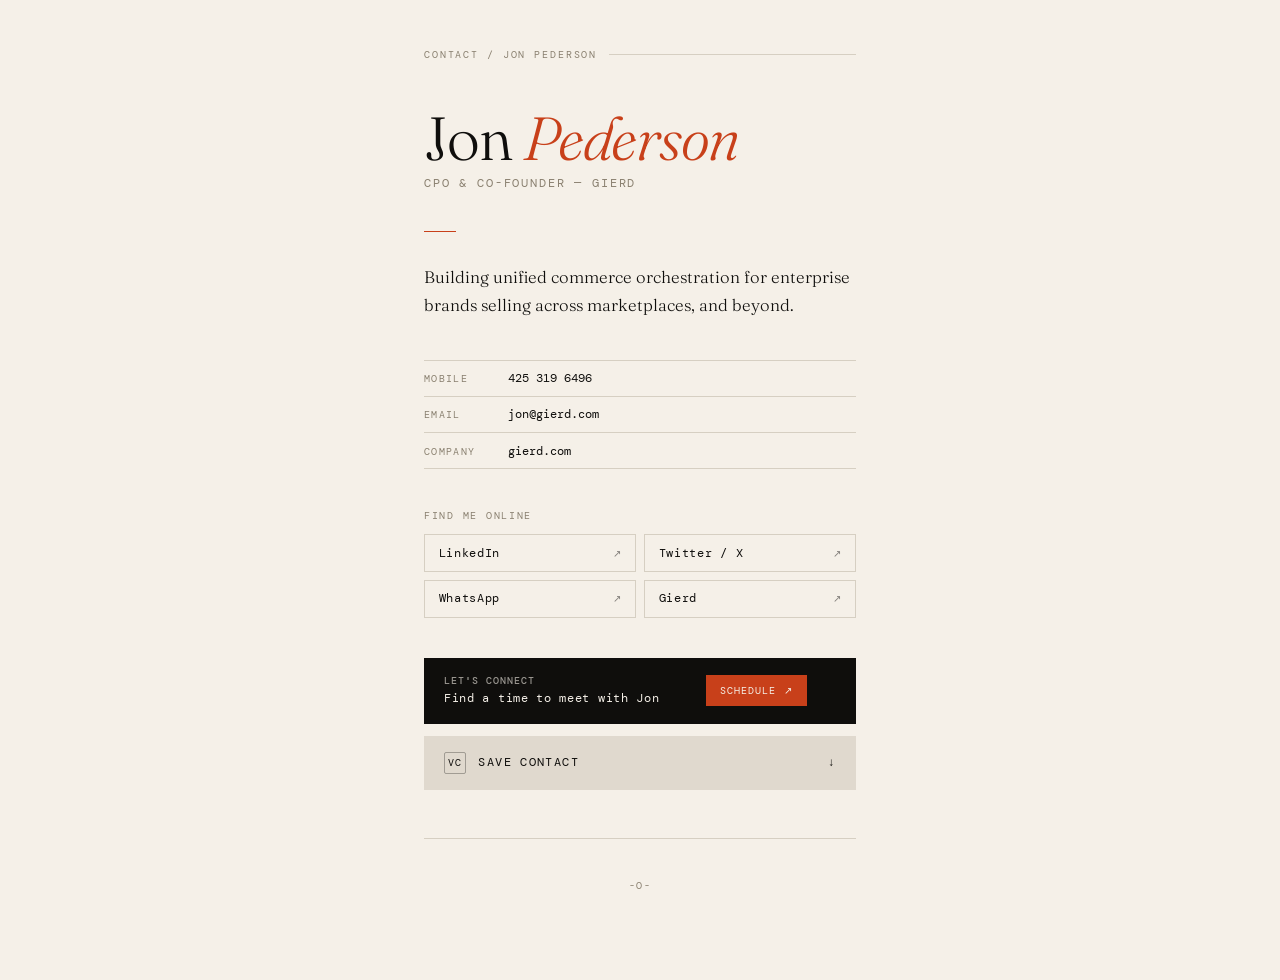
<file: index.html>
<!DOCTYPE html>
<html lang="en">
<head>
  <meta charset="UTF-8" />
  <meta name="viewport" content="width=device-width, initial-scale=1.0" />
  <title>Jon Pederson</title>
  <link rel="preconnect" href="https://fonts.googleapis.com" />
  <link rel="preconnect" href="https://fonts.gstatic.com" crossorigin />
  <link href="https://fonts.googleapis.com/css2?family=DM+Mono:ital,wght@0,300;0,400;0,500;1,300&family=Fraunces:ital,opsz,wght@0,9..144,300;0,9..144,400;1,9..144,300&display=swap" rel="stylesheet" />

  <style>
    :root {
      --ink: #0f0e0c;
      --paper: #f5f0e8;
      --accent: #c8401a;
      --muted: #8a8070;
      --rule: #d6cfc2;
      --mono: 'DM Mono', monospace;
      --serif: 'Fraunces', Georgia, serif;
    }

    *, *::before, *::after { box-sizing: border-box; margin: 0; padding: 0; }

    html, body {
      height: 100%;
      background: var(--paper);
      color: var(--ink);
      font-family: var(--mono);
      -webkit-font-smoothing: antialiased;
    }

    /* ââ OWNER INTERSTITIAL SCREEN ââ */
    #owner-screen {
      display: none;
      position: fixed;
      inset: 0;
      background: var(--ink);
      color: var(--paper);
      flex-direction: column;
      align-items: center;
      justify-content: center;
      gap: 1.5rem;
      font-family: var(--mono);
      text-transform: uppercase;
      letter-spacing: 0.1em;
    }

    #owner-screen .owner-label {
      font-size: 0.7rem;
      color: rgba(245,240,232,0.5);
      letter-spacing: 0.2em;
    }

    /* countdown ring */
    #countdown-ring {
      position: relative;
      width: 72px;
      height: 72px;
    }
    #countdown-ring svg {
      transform: rotate(-90deg);
    }
    #countdown-ring .ring-bg {
      fill: none;
      stroke: rgba(255,255,255,0.1);
      stroke-width: 3;
    }
    #countdown-ring .ring-fill {
      fill: none;
      stroke: var(--accent);
      stroke-width: 3;
      stroke-linecap: round;
      stroke-dasharray: 201;
      stroke-dashoffset: 0;
      transition: stroke-dashoffset 1s linear;
    }
    #countdown-ring .ring-num {
      position: absolute;
      inset: 0;
      display: flex;
      align-items: center;
      justify-content: center;
      font-size: 1.4rem;
      font-weight: 300;
      color: var(--paper);
    }

    #owner-screen .keep-label {
      font-size: 0.72rem;
      letter-spacing: 0.16em;
    }

    /* "show card" escape button */
    #show-card-btn {
      margin-top: 0.5rem;
      background: none;
      border: 1px solid rgba(245,240,232,0.2);
      color: rgba(245,240,232,0.55);
      font-family: var(--mono);
      font-size: 0.6rem;
      letter-spacing: 0.14em;
      text-transform: uppercase;
      padding: 0.6rem 1.25rem;
      cursor: pointer;
      transition: all 0.2s;
    }
    #show-card-btn:hover {
      border-color: rgba(245,240,232,0.5);
      color: var(--paper);
    }

    /* ââ PUBLIC CARD ââ */
    #public-card {
      display: none;
      min-height: 100vh;
      padding: 3rem 1.5rem 5rem;
      max-width: 480px;
      margin: 0 auto;
      animation: fadeUp 0.5s ease both;
    }

    @keyframes fadeUp {
      from { opacity: 0; transform: translateY(16px); }
      to   { opacity: 1; transform: translateY(0); }
    }

    .top-rule {
      display: flex;
      align-items: center;
      gap: 0.75rem;
      margin-bottom: 3rem;
      color: var(--muted);
      font-size: 0.65rem;
      letter-spacing: 0.18em;
      text-transform: uppercase;
    }
    .top-rule::after {
      content: '';
      flex: 1;
      height: 1px;
      background: var(--rule);
    }

    .name-block { margin-bottom: 2.5rem; }
    .name-block h1 {
      font-family: var(--serif);
      font-weight: 300;
      font-size: clamp(2.6rem, 8vw, 3.8rem);
      line-height: 1;
      letter-spacing: -0.02em;
      color: var(--ink);
      margin-bottom: 0.4rem;
    }
    .name-block h1 em { font-style: italic; color: var(--accent); }
    .name-block .role {
      font-size: 0.72rem;
      letter-spacing: 0.16em;
      text-transform: uppercase;
      color: var(--muted);
    }

    .divider { width: 2rem; height: 1px; background: var(--accent); margin: 2rem 0; }

    .bio {
      font-family: var(--serif);
      font-weight: 300;
      font-size: 1.05rem;
      line-height: 1.65;
      color: var(--ink);
      margin-bottom: 2.5rem;
    }

    .contact-list { list-style: none; margin-bottom: 2.5rem; }
    .contact-list li {
      display: flex;
      align-items: baseline;
      gap: 0.75rem;
      padding: 0.6rem 0;
      border-bottom: 1px solid var(--rule);
      font-size: 0.78rem;
    }
    .contact-list li:first-child { border-top: 1px solid var(--rule); }
    .contact-list .label {
      font-size: 0.6rem;
      letter-spacing: 0.14em;
      text-transform: uppercase;
      color: var(--muted);
      width: 4.5rem;
      flex-shrink: 0;
    }
    .contact-list a { color: var(--ink); text-decoration: none; transition: color 0.15s; }
    .contact-list a:hover { color: var(--accent); }

    .section-label {
      font-size: 0.6rem;
      letter-spacing: 0.18em;
      text-transform: uppercase;
      color: var(--muted);
      margin-bottom: 0.75rem;
    }

    .links-grid {
      display: grid;
      grid-template-columns: 1fr 1fr;
      gap: 0.5rem;
      margin-bottom: 2.5rem;
    }
    .link-pill {
      display: flex;
      align-items: center;
      justify-content: space-between;
      padding: 0.65rem 0.85rem;
      border: 1px solid var(--rule);
      background: transparent;
      color: var(--ink);
      text-decoration: none;
      font-size: 0.72rem;
      letter-spacing: 0.06em;
      transition: all 0.15s;
      cursor: pointer;
    }
    .link-pill:hover { border-color: var(--accent); color: var(--accent); }
    .link-pill .arrow { font-size: 0.65rem; opacity: 0.5; }

    .vcard-btn {
      display: flex;
      align-items: center;
      justify-content: space-between;
      width: 100%;
      padding: 1rem 1.25rem;
      background: #e0d9ce;
      color: var(--ink);
      border: none;
      cursor: pointer;
      font-family: var(--mono);
      font-size: 0.72rem;
      letter-spacing: 0.12em;
      text-transform: uppercase;
      text-decoration: none;
      transition: background 0.15s, color 0.15s;
      margin-bottom: 3rem;
    }
    .vcard-btn:hover { background: var(--accent); color: var(--paper); }
    .vcard-btn:hover .icon { border-color: rgba(255,255,255,0.3); }
    .vcard-btn .btn-label { display: flex; align-items: center; gap: 0.75rem; }
    .vcard-btn .icon {
      width: 1.4rem; height: 1.4rem;
      border: 1px solid rgba(15,14,12,0.3);
      border-radius: 2px;
      display: flex; align-items: center; justify-content: center;
      font-size: 0.6rem;
      transition: border-color 0.15s;
    }

    .claim-row { text-align: center; padding-top: 2rem; border-top: 1px solid var(--rule); }
    .claim-btn {
      background: none;
      border: none;
      font-family: var(--mono);
      font-size: 0.62rem;
      letter-spacing: 0.12em;
      text-transform: uppercase;
      color: var(--muted);
      cursor: pointer;
      padding: 0.5rem 1rem;
      transition: color 0.15s;
    }
    .claim-btn:hover { color: var(--ink); }

    /* ââ CLAIM MODAL ââ */
    #claim-modal {
      display: none;
      position: fixed;
      inset: 0;
      background: rgba(15,14,12,0.85);
      align-items: flex-end;
      justify-content: center;
      z-index: 100;
      animation: fadeIn 0.2s ease;
    }
    #claim-modal.open { display: flex; }
    @keyframes fadeIn { from { opacity: 0; } to { opacity: 1; } }

    .modal-sheet {
      background: var(--paper);
      width: 100%;
      max-width: 480px;
      padding: 2rem 1.5rem 3rem;
      border-top: 3px solid var(--ink);
      animation: slideUp 0.25s ease;
    }
    @keyframes slideUp {
      from { transform: translateY(2rem); opacity: 0; }
      to   { transform: translateY(0); opacity: 1; }
    }

    .modal-title {
      font-size: 0.65rem;
      letter-spacing: 0.18em;
      text-transform: uppercase;
      color: var(--muted);
      margin-bottom: 1.5rem;
    }

    .pin-input { display: flex; gap: 0.5rem; margin-bottom: 1.5rem; }
    .pin-input input {
      flex: 1;
      background: transparent;
      border: 1px solid var(--rule);
      border-bottom: 2px solid var(--ink);
      padding: 0.75rem;
      font-family: var(--mono);
      font-size: 1.2rem;
      letter-spacing: 0.3em;
      text-align: center;
      color: var(--ink);
      outline: none;
      transition: border-color 0.15s;
    }
    .pin-input input:focus { border-bottom-color: var(--accent); }
    .pin-input input.error { border-bottom-color: var(--accent); animation: shake 0.3s ease; }
    @keyframes shake {
      0%, 100% { transform: translateX(0); }
      25% { transform: translateX(-4px); }
      75% { transform: translateX(4px); }
    }

    .modal-actions { display: flex; gap: 0.5rem; }
    .btn-primary {
      flex: 1;
      padding: 0.8rem;
      background: var(--ink);
      color: var(--paper);
      border: none;
      font-family: var(--mono);
      font-size: 0.72rem;
      letter-spacing: 0.1em;
      text-transform: uppercase;
      cursor: pointer;
      transition: background 0.15s;
    }
    .btn-primary:hover { background: var(--accent); }
    .btn-cancel {
      padding: 0.8rem 1.25rem;
      background: transparent;
      border: 1px solid var(--rule);
      font-family: var(--mono);
      font-size: 0.72rem;
      letter-spacing: 0.1em;
      text-transform: uppercase;
      color: var(--muted);
      cursor: pointer;
      transition: all 0.15s;
    }
    .btn-cancel:hover { border-color: var(--ink); color: var(--ink); }

    .modal-hint {
      margin-top: 1rem;
      font-size: 0.62rem;
      color: var(--muted);
      letter-spacing: 0.06em;
    }

    /* ── SCHEDULE NUDGE ── */
    #schedule-nudge {
      display: flex;
      align-items: center;
      justify-content: space-between;
      gap: 1rem;
      padding: 1rem 1.25rem;
      background: var(--ink);
      color: var(--paper);
      margin-bottom: 0.75rem;
      position: relative;
      z-index: 1;
      max-height: 8rem;
      overflow: hidden;
      transform-origin: center top;
      transition:
        transform 0.5s cubic-bezier(0.34, 1.4, 0.64, 1),
        box-shadow 0.5s ease,
        max-height 0.35s ease,
        opacity 0.3s ease,
        margin-bottom 0.35s ease,
        padding 0.35s ease;
    }
    #schedule-nudge.popped {
      transform: scale(1.028) translateY(-3px);
      box-shadow: 0 20px 56px rgba(0,0,0,0.22), 0 4px 14px rgba(0,0,0,0.13);
      z-index: 10;
    }
    #schedule-nudge.dismissed {
      max-height: 0;
      opacity: 0;
      margin-bottom: 0;
      padding-top: 0;
      padding-bottom: 0;
      pointer-events: none;
    }
    /* Blur elements below nudge when it pops */
    #schedule-nudge.popped ~ #vcard-download,
    #schedule-nudge.popped ~ .claim-row {
      filter: blur(2.5px);
      transition: filter 0.45s ease;
    }
    #schedule-nudge:not(.popped) ~ #vcard-download,
    #schedule-nudge:not(.popped) ~ .claim-row {
      filter: blur(0);
      transition: filter 0.45s ease;
    }
    .nudge-text {
      font-size: 0.72rem;
      letter-spacing: 0.06em;
      line-height: 1.4;
    }
    .nudge-text strong {
      display: block;
      font-weight: 500;
      letter-spacing: 0.1em;
      text-transform: uppercase;
      font-size: 0.65rem;
      margin-bottom: 0.2rem;
      color: rgba(245,240,232,0.6);
    }
    .nudge-actions { display: flex; align-items: center; gap: 0.5rem; flex-shrink: 0; }
    .nudge-btn {
      padding: 0.55rem 0.9rem;
      background: var(--accent);
      color: var(--paper);
      border: none;
      font-family: var(--mono);
      font-size: 0.65rem;
      letter-spacing: 0.1em;
      text-transform: uppercase;
      text-decoration: none;
      cursor: pointer;
      white-space: nowrap;
      transition: opacity 0.15s;
    }
    .nudge-btn:hover { opacity: 0.85; }
    .nudge-dismiss {
      background: none;
      border: none;
      color: rgba(245,240,232,0.4);
      font-size: 1rem;
      cursor: pointer;
      line-height: 1;
      padding: 0.25rem;
      opacity: 0;
      pointer-events: none;
      transition: opacity 0.3s ease, color 0.15s;
    }
    #schedule-nudge.popped .nudge-dismiss {
      opacity: 1;
      pointer-events: auto;
      transition-delay: 0.5s;
    }
    .nudge-dismiss:hover { color: var(--paper); }
  </style>
</head>
<body>

  <!-- OWNER: countdown interstitial -->
  <div id="owner-screen">
    <span class="owner-label">Opening Keep</span>

    <div id="countdown-ring">
      <svg width="72" height="72" viewBox="0 0 72 72">
        <circle class="ring-bg" cx="36" cy="36" r="32" />
        <circle class="ring-fill" id="ring-arc" cx="36" cy="36" r="32" />
      </svg>
      <div class="ring-num" id="ring-num">3</div>
    </div>

    <span class="keep-label">label / tap</span>

    <button id="show-card-btn" onclick="showCardInstead()">
      Show my contact card instead
    </button>
  </div>

  <!-- PUBLIC: contact card -->
  <div id="public-card">

    <div class="top-rule">contact / jon pederson</div>

    <div class="name-block">
      <h1>Jon <em>Pederson</em></h1>
      <div class="role">CPO &amp; Co-founder &mdash; Gierd</div>
    </div>

    <div class="divider"></div>

    <p class="bio">
      Building unified commerce orchestration for enterprise brands selling across marketplaces, and beyond.
    </p>

    <ul class="contact-list">
      <li>
        <span class="label">Mobile</span>
        <a href="tel:4253196496">425 319 6496</a>
      </li>
      <li>
        <span class="label">Email</span>
        <a href="mailto:jon@gierd.com">jon@gierd.com</a>
      </li>
      <li>
        <span class="label">Company</span>
        <a href="https://gierd.com" target="_blank" rel="noopener">gierd.com</a>
      </li>
    </ul>

    <p class="section-label">Find me online</p>
    <div class="links-grid">
      <a class="link-pill" href="https://linkedin.com/in/jonpederson" target="_blank" rel="noopener">
        LinkedIn <span class="arrow">&#x2197;</span>
      </a>
      <a class="link-pill" href="https://twitter.com/jonpederson" target="_blank" rel="noopener">
        Twitter / X <span class="arrow">&#x2197;</span>
      </a>
      <a class="link-pill" href="https://wa.me/14253196496" target="_blank" rel="noopener">
        WhatsApp <span class="arrow">&#x2197;</span>
      </a>
      <a class="link-pill" href="https://gierd.com" target="_blank" rel="noopener">
        Gierd <span class="arrow">&#x2197;</span>
      </a>
    </div>

    <!-- Schedule nudge -->
    <div id="schedule-nudge">
      <div class="nudge-text">
        <strong>Let's connect</strong>
        Find a time to meet with Jon
      </div>
      <div class="nudge-actions">
        <a class="nudge-btn" href="https://calendar.app.google/i15ReDVnfKninEQF6" target="_blank" rel="noopener">
          Schedule &#x2197;
        </a>
        <button class="nudge-dismiss" onclick="dismissNudge()" aria-label="Dismiss">&#x2715;</button>
      </div>
    </div>

    <!-- vCard download -->
    <a id="vcard-download" class="vcard-btn" download="jon-pederson.vcf">
      <span class="btn-label">
        <span class="icon">vc</span>
        Save contact
      </span>
      <span>&#x2193;</span>
    </a>

    <div class="claim-row">
      <button class="claim-btn" onclick="openModal()">-o-</button>
    </div>

  </div>

  <!-- CLAIM MODAL -->
  <div id="claim-modal">
    <div class="modal-sheet">
      <p class="modal-title">Owner authentication</p>
      <div class="pin-input">
        <input type="password" id="pin-field" maxlength="12"
               placeholder="&#xB7; &#xB7; &#xB7; &#xB7; &#xB7; &#xB7;"
               onkeydown="if(event.key==='Enter') checkPin()" />
      </div>
      <div class="modal-actions">
        <button class="btn-primary" onclick="checkPin()">Unlock</button>
        <button class="btn-cancel" onclick="closeModal()">Cancel</button>
      </div>
      <p class="modal-hint">
        Sets a cookie on this device. Future taps will show a 3-second countdown before opening Keep.
      </p>
    </div>
  </div>

  <script>
    const CONFIG = {
      pin: 'keepme',
      cookieName: 'jp_owner',
      cookieDays: 365,
      redirectUrl: 'https://keep.google.com/u/0/#label/tap',
      countdownSecs: 3,
      vcardData: `BEGIN:VCARD
VERSION:3.0
N:Pederson;Jon;;;
FN:Jon Pederson
ORG:Gierd
TITLE:CPO & Co-founder
TEL;TYPE=CELL:425-319-6496
EMAIL:jon@gierd.com
URL:https://gierd.com
END:VCARD`
    };

    function setCookie(name, value, days) {
      const expires = new Date(Date.now() + days * 864e5).toUTCString();
      document.cookie = `${name}=${value}; expires=${expires}; path=/; SameSite=Lax`;
    }
    function getCookie(name) {
      return document.cookie.split('; ').reduce((acc, c) => {
        const [k, v] = c.split('=');
        return k === name ? v : acc;
      }, null);
    }

    let countdownTimer = null;
    let redirectAborted = false;
    const CIRCUMFERENCE = 2 * Math.PI * 32;

    function startCountdown() {
      const screen = document.getElementById('owner-screen');
      const arc    = document.getElementById('ring-arc');
      const num    = document.getElementById('ring-num');
      redirectAborted = false;
      screen.style.display = 'flex';
      arc.style.strokeDasharray  = CIRCUMFERENCE;
      arc.style.strokeDashoffset = 0;
      num.textContent = CONFIG.countdownSecs;
      let remaining = CONFIG.countdownSecs;
      function tick() {
        if (redirectAborted) return;
        remaining--;
        const fraction = remaining / CONFIG.countdownSecs;
        arc.style.strokeDashoffset = CIRCUMFERENCE * (1 - fraction);
        num.textContent = remaining > 0 ? remaining : '';
        if (remaining <= 0) {
          if (!redirectAborted) window.location.href = CONFIG.redirectUrl;
        } else {
          countdownTimer = setTimeout(tick, 1000);
        }
      }
      countdownTimer = setTimeout(tick, 1000);
    }

    function showCardInstead() {
      redirectAborted = true;
      clearTimeout(countdownTimer);
      document.getElementById('owner-screen').style.display = 'none';
      document.getElementById('public-card').style.display  = 'block';
    }

    window.addEventListener('DOMContentLoaded', () => {
      const blob = new Blob([CONFIG.vcardData], { type: 'text/vcard' });
      document.getElementById('vcard-download').href = URL.createObjectURL(blob);
      if (getCookie(CONFIG.cookieName) === 'true') {
        startCountdown();
      } else {
        document.getElementById('public-card').style.display = 'block';
        startNudgeTimer();
      }
    });

    function openModal() {
      document.getElementById('claim-modal').classList.add('open');
      setTimeout(() => document.getElementById('pin-field').focus(), 300);
    }
    function closeModal() {
      document.getElementById('claim-modal').classList.remove('open');
      document.getElementById('pin-field').value = '';
      document.getElementById('pin-field').classList.remove('error');
    }
    function checkPin() {
      const input = document.getElementById('pin-field');
      if (input.value === CONFIG.pin) {
        setCookie(CONFIG.cookieName, 'true', CONFIG.cookieDays);
        closeModal();
        document.getElementById('public-card').style.display = 'none';
        startCountdown();
      } else {
        input.classList.add('error');
        input.value = '';
        setTimeout(() => input.classList.remove('error'), 400);
      }
    }

    document.getElementById('claim-modal').addEventListener('click', function(e) {
      if (e.target === this) closeModal();
    });

    let nudgeTimer = null;
    function startNudgeTimer() {
      if (sessionStorage.getItem('nudge_dismissed')) return;
      nudgeTimer = setTimeout(() => {
        const nudge = document.getElementById('schedule-nudge');
        requestAnimationFrame(() => nudge.classList.add('popped'));
      }, 10000);
    }
    function dismissNudge() {
      const nudge = document.getElementById('schedule-nudge');
      nudge.classList.remove('popped');
      sessionStorage.setItem('nudge_dismissed', '1');
      clearTimeout(nudgeTimer);
    }
  </script>

</body>
</html>
</file>
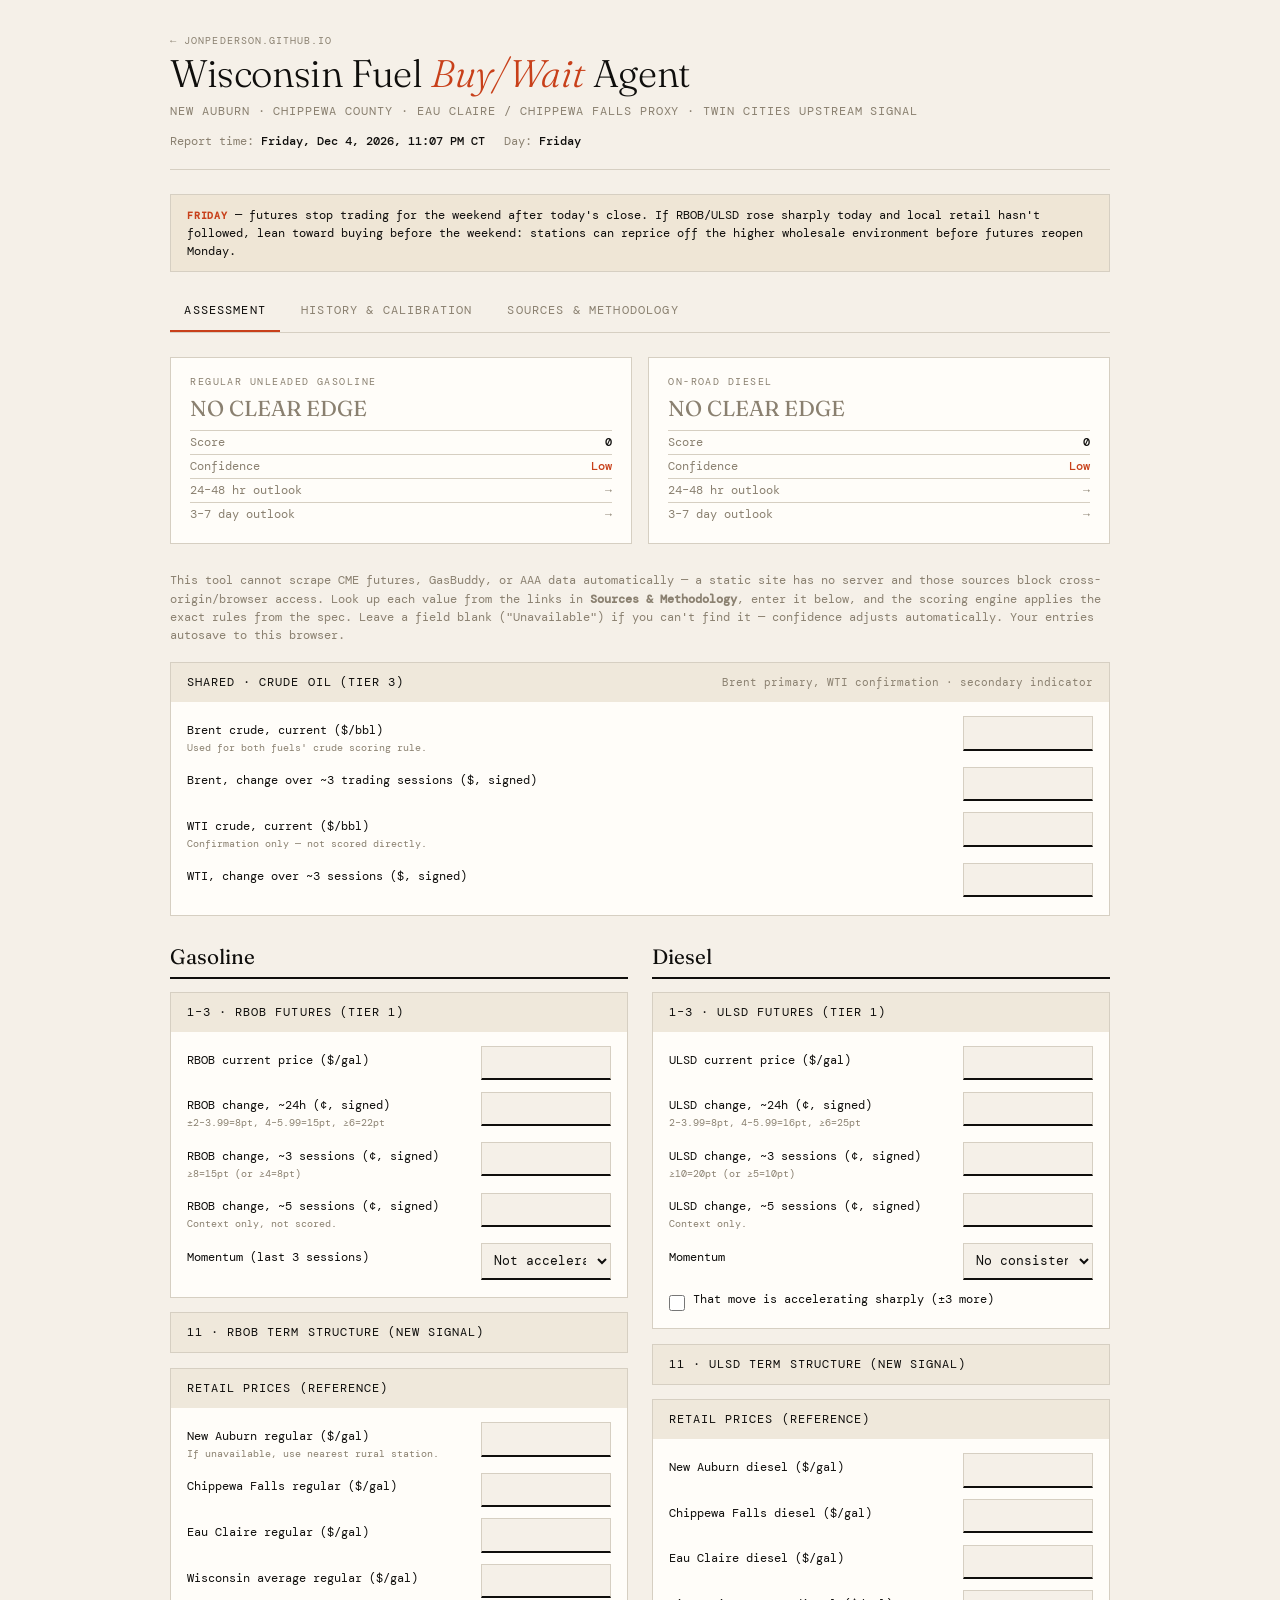
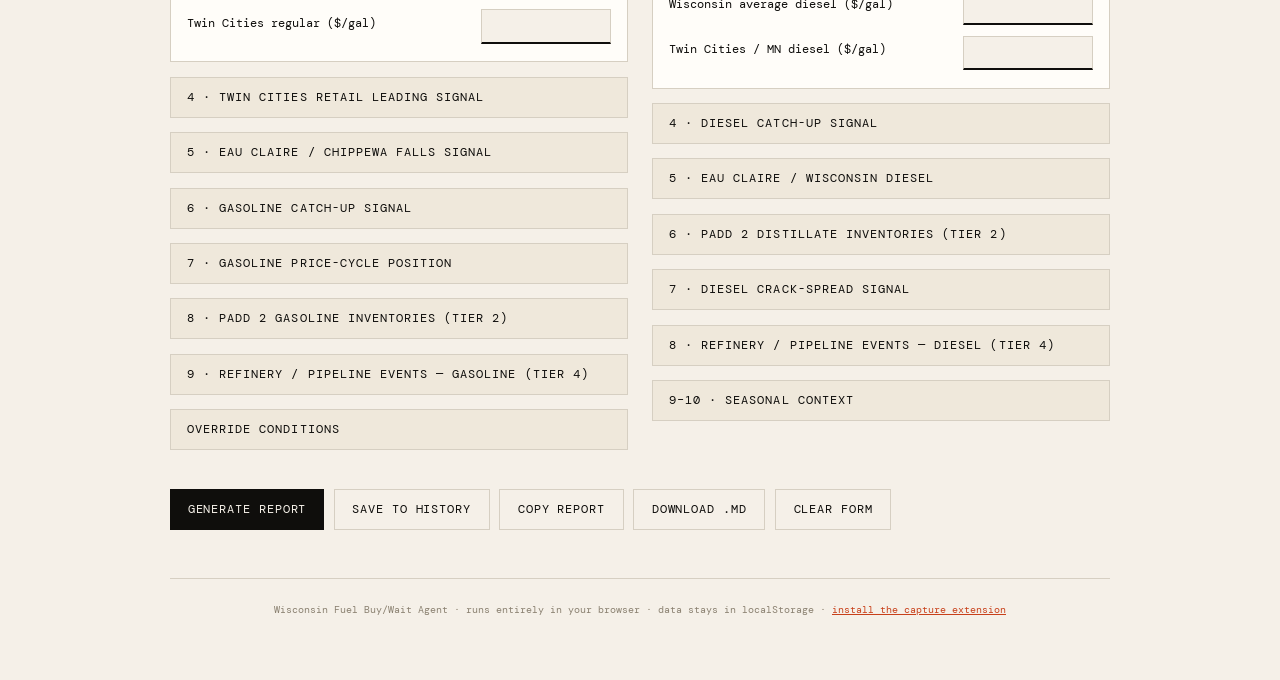
<file: fuel/index.html>
<!DOCTYPE html>
<html lang="en">
<head>
<meta charset="UTF-8" />
<meta name="viewport" content="width=device-width, initial-scale=1.0" />
<title>Wisconsin Fuel Buy/Wait Agent</title>
<link rel="preconnect" href="https://fonts.googleapis.com" />
<link rel="preconnect" href="https://fonts.gstatic.com" crossorigin />
<link href="https://fonts.googleapis.com/css2?family=DM+Mono:ital,wght@0,300;0,400;0,500;1,300&family=Fraunces:ital,opsz,wght@0,9..144,300;0,9..144,400;0,9..144,600;1,9..144,300&display=swap" rel="stylesheet" />
<style>
  :root{
    --ink:#0f0e0c; --paper:#f5f0e8; --accent:#c8401a; --good:#3d7a3d; --bad:#c8401a;
    --muted:#8a8070; --rule:#d6cfc2; --card:#fffdf9; --mono:'DM Mono',monospace; --serif:'Fraunces',Georgia,serif;
  }
  *,*::before,*::after{box-sizing:border-box;margin:0;padding:0;}
  html,body{background:var(--paper);color:var(--ink);font-family:var(--mono);-webkit-font-smoothing:antialiased;}
  body{padding-bottom:4rem;}
  a{color:var(--accent);}
  .wrap{max-width:980px;margin:0 auto;padding:0 1.25rem;}

  header.top{border-bottom:1px solid var(--rule);padding:1.75rem 0 1.25rem;margin-bottom:1.5rem;}
  header.top h1{font-family:var(--serif);font-weight:300;font-size:clamp(1.7rem,4.5vw,2.4rem);letter-spacing:-0.01em;}
  header.top h1 em{font-style:italic;color:var(--accent);}
  header.top .sub{color:var(--muted);font-size:0.75rem;letter-spacing:0.08em;text-transform:uppercase;margin-top:0.4rem;}
  header.top .meta{margin-top:0.9rem;font-size:0.72rem;color:var(--muted);display:flex;flex-wrap:wrap;gap:0.4rem 1.2rem;}
  header.top .meta b{color:var(--ink);font-weight:500;}
  a.home-link{font-size:0.65rem;color:var(--muted);text-decoration:none;letter-spacing:0.1em;text-transform:uppercase;}
  a.home-link:hover{color:var(--accent);}

  .weekend-note{background:#efe6d6;border:1px solid var(--rule);padding:0.7rem 1rem;font-size:0.75rem;margin-bottom:1.25rem;line-height:1.5;}
  .weekend-note b{text-transform:uppercase;letter-spacing:0.08em;font-size:0.65rem;color:var(--accent);}

  nav.tabs{display:flex;gap:0.4rem;margin-bottom:1.5rem;border-bottom:1px solid var(--rule);flex-wrap:wrap;}
  nav.tabs button{background:none;border:none;font-family:var(--mono);font-size:0.72rem;letter-spacing:0.1em;text-transform:uppercase;color:var(--muted);padding:0.7rem 0.9rem;cursor:pointer;border-bottom:2px solid transparent;transition:all .15s;}
  nav.tabs button:hover{color:var(--ink);}
  nav.tabs button.active{color:var(--ink);border-bottom-color:var(--accent);}

  .tabpanel{display:none;}
  .tabpanel.active{display:block;}

  #alertBanner{display:none;background:var(--ink);color:var(--paper);padding:1rem 1.2rem;margin-bottom:1.5rem;font-size:0.85rem;letter-spacing:0.03em;border-left:4px solid var(--accent);}
  #alertBanner b{color:var(--accent);}

  .summary-grid{display:grid;grid-template-columns:1fr 1fr;gap:1rem;margin-bottom:1.75rem;}
  @media(max-width:640px){.summary-grid{grid-template-columns:1fr;}}
  .sumcard{background:var(--card);border:1px solid var(--rule);padding:1.1rem 1.2rem;}
  .sumcard .fuel-name{font-size:0.65rem;letter-spacing:0.14em;text-transform:uppercase;color:var(--muted);margin-bottom:0.4rem;}
  .sumcard .decision{font-family:var(--serif);font-size:1.35rem;font-weight:400;margin-bottom:0.5rem;}
  .decision.buy{color:var(--good);}
  .decision.wait{color:var(--bad);}
  .decision.neutral{color:var(--muted);}
  .sumcard .rowline{display:flex;justify-content:space-between;font-size:0.72rem;color:var(--muted);padding:0.25rem 0;border-top:1px solid var(--rule);}
  .sumcard .rowline b{color:var(--ink);font-weight:500;}
  .arrow-up{color:var(--bad);} .arrow-down{color:var(--good);} .arrow-flat{color:var(--muted);}

  fieldset{border:1px solid var(--rule);margin-bottom:1rem;padding:0;background:var(--card);}
  legend{display:none;}
  details{border:1px solid var(--rule);margin-bottom:0.9rem;background:var(--card);}
  details > summary{cursor:pointer;padding:0.75rem 1rem;font-size:0.72rem;letter-spacing:0.09em;text-transform:uppercase;color:var(--ink);list-style:none;display:flex;justify-content:space-between;align-items:center;background:#efe8db;}
  details > summary::-webkit-details-marker{display:none;}
  details > summary .tierpts{font-size:0.68rem;color:var(--muted);text-transform:none;letter-spacing:0;}
  .fields{padding:0.9rem 1rem 1.1rem;display:grid;gap:0.7rem;}
  .frow{display:grid;grid-template-columns:1fr 130px;gap:0.6rem;align-items:start;}
  @media(max-width:560px){.frow{grid-template-columns:1fr;}}
  .frow label{font-size:0.75rem;line-height:1.4;padding-top:0.35rem;}
  .frow .help{display:block;color:var(--muted);font-size:0.65rem;margin-top:0.15rem;line-height:1.4;}
  .frow input[type=number], .frow input[type=text], .frow select{
    width:100%;background:var(--paper);border:1px solid var(--rule);border-bottom:2px solid var(--ink);
    padding:0.45rem 0.5rem;font-family:var(--mono);font-size:0.8rem;color:var(--ink);outline:none;
  }
  .frow input:focus,.frow select:focus{border-bottom-color:var(--accent);}
  .frow.checkrow{grid-template-columns:1fr;}
  .frow.checkrow label{display:flex;align-items:flex-start;gap:0.5rem;padding-top:0;}
  .frow.checkrow input[type=checkbox]{margin-top:0.25rem;flex-shrink:0;width:1rem;height:1rem;}

  .two-col{display:grid;grid-template-columns:1fr 1fr;gap:1.5rem;}
  @media(max-width:820px){.two-col{grid-template-columns:1fr;}}
  .col-title{font-family:var(--serif);font-size:1.3rem;font-weight:400;margin-bottom:0.8rem;padding-bottom:0.5rem;border-bottom:2px solid var(--ink);}

  .shared-box{margin-bottom:1.75rem;}

  .breakdown{font-size:0.7rem;border-collapse:collapse;width:100%;margin-top:0.5rem;}
  .breakdown th,.breakdown td{text-align:left;padding:0.35rem 0.4rem;border-bottom:1px solid var(--rule);}
  .breakdown th{color:var(--muted);text-transform:uppercase;letter-spacing:0.06em;font-size:0.62rem;}
  .breakdown td.pts{text-align:right;font-weight:500;white-space:nowrap;}
  .pts.pos{color:var(--good);} .pts.neg{color:var(--bad);}
  .breakdown tr.total td{border-top:2px solid var(--ink);border-bottom:none;font-weight:600;padding-top:0.5rem;}

  .btnrow{display:flex;gap:0.6rem;flex-wrap:wrap;margin:1.5rem 0;}
  button.action{background:var(--ink);color:var(--paper);border:none;padding:0.75rem 1.1rem;font-family:var(--mono);font-size:0.72rem;letter-spacing:0.08em;text-transform:uppercase;cursor:pointer;transition:background .15s;}
  button.action:hover{background:var(--accent);}
  button.action.secondary{background:transparent;color:var(--ink);border:1px solid var(--rule);}
  button.action.secondary:hover{border-color:var(--ink);background:transparent;}

  #reportOut{display:none;background:var(--card);border:1px solid var(--rule);padding:1.2rem 1.4rem;margin-top:1rem;white-space:pre-wrap;font-size:0.78rem;line-height:1.6;max-height:70vh;overflow:auto;}

  table.histtable{width:100%;border-collapse:collapse;font-size:0.72rem;margin-top:0.8rem;}
  table.histtable th,table.histtable td{padding:0.5rem 0.55rem;border-bottom:1px solid var(--rule);text-align:left;vertical-align:top;}
  table.histtable th{text-transform:uppercase;letter-spacing:0.06em;color:var(--muted);font-size:0.62rem;}
  table.histtable tr:hover{background:#efe8db;}
  .mini-btn{font-family:var(--mono);font-size:0.62rem;letter-spacing:0.06em;text-transform:uppercase;background:none;border:1px solid var(--rule);padding:0.3rem 0.55rem;cursor:pointer;color:var(--ink);}
  .mini-btn:hover{border-color:var(--accent);color:var(--accent);}

  .actuals-form{display:none;background:#efe8db;padding:0.8rem;margin-top:0.4rem;}
  .actuals-form.open{display:grid;grid-template-columns:repeat(3,1fr);gap:0.5rem;}
  .actuals-form label{font-size:0.6rem;text-transform:uppercase;letter-spacing:0.05em;color:var(--muted);display:block;margin-bottom:0.2rem;}
  .actuals-form input{width:100%;padding:0.35rem;font-family:var(--mono);font-size:0.75rem;border:1px solid var(--rule);}

  .src-group{margin-bottom:1.5rem;}
  .src-group h3{font-family:var(--serif);font-size:1.05rem;font-weight:500;margin-bottom:0.5rem;}
  .src-group ul{list-style:none;display:grid;gap:0.3rem;}
  .src-group a{font-size:0.78rem;text-decoration:none;}
  .src-group a:hover{text-decoration:underline;}
  .note{font-size:0.78rem;line-height:1.6;color:var(--ink);margin-bottom:1rem;}
  .note.muted{color:var(--muted);font-size:0.72rem;}

  .badge{display:inline-block;font-size:0.6rem;letter-spacing:0.06em;text-transform:uppercase;padding:0.15rem 0.4rem;border:1px solid var(--rule);color:var(--muted);}
  .conf-High{color:var(--good);} .conf-Medium{color:#a67c00;} .conf-Low{color:var(--bad);}

  footer{margin-top:3rem;padding-top:1.5rem;border-top:1px solid var(--rule);font-size:0.65rem;color:var(--muted);text-align:center;}
</style>
</head>
<body>
<div class="wrap">

  <header class="top">
    <a class="home-link" href="/">&larr; jonpederson.github.io</a>
    <h1>Wisconsin Fuel <em>Buy/Wait</em> Agent</h1>
    <div class="sub">New Auburn &middot; Chippewa County &middot; Eau Claire / Chippewa Falls proxy &middot; Twin Cities upstream signal</div>
    <div class="meta">
      <span>Report time: <b id="nowLabel">&mdash;</b></span>
      <span>Day: <b id="dowLabel">&mdash;</b></span>
    </div>
  </header>

  <div class="weekend-note" id="weekendNote" style="display:none;"></div>

  <nav class="tabs">
    <button class="tab-btn active" data-tab="assess">Assessment</button>
    <button class="tab-btn" data-tab="history">History &amp; Calibration</button>
    <button class="tab-btn" data-tab="sources">Sources &amp; Methodology</button>
  </nav>

  <!-- ============ ASSESSMENT TAB ============ -->
  <div class="tabpanel active" id="tab-assess">

    <div id="alertBanner"></div>

    <div class="summary-grid">
      <div class="sumcard">
        <div class="fuel-name">Regular Unleaded Gasoline</div>
        <div class="decision neutral" id="gasDecisionText">Enter data below</div>
        <div class="rowline"><span>Score</span><b id="gasScoreOut">0</b></div>
        <div class="rowline"><span>Confidence</span><b id="gasConfOut">&mdash;</b></div>
        <div class="rowline"><span>24&ndash;48 hr outlook</span><b id="gasOutlook24">&mdash;</b></div>
        <div class="rowline"><span>3&ndash;7 day outlook</span><b id="gasOutlook7">&mdash;</b></div>
      </div>
      <div class="sumcard">
        <div class="fuel-name">On-Road Diesel</div>
        <div class="decision neutral" id="dieselDecisionText">Enter data below</div>
        <div class="rowline"><span>Score</span><b id="dieselScoreOut">0</b></div>
        <div class="rowline"><span>Confidence</span><b id="dieselConfOut">&mdash;</b></div>
        <div class="rowline"><span>24&ndash;48 hr outlook</span><b id="dieselOutlook24">&mdash;</b></div>
        <div class="rowline"><span>3&ndash;7 day outlook</span><b id="dieselOutlook7">&mdash;</b></div>
      </div>
    </div>

    <p class="note muted">This tool cannot scrape CME futures, GasBuddy, or AAA data automatically &mdash; a static site has no server and those sources block cross-origin/browser access. Look up each value from the links in <b>Sources &amp; Methodology</b>, enter it below, and the scoring engine applies the exact rules from the spec. Leave a field blank ("Unavailable") if you can't find it &mdash; confidence adjusts automatically. Your entries autosave to this browser.</p>

    <div class="shared-box">
      <details open>
        <summary>Shared &middot; Crude Oil (Tier 3) <span class="tierpts">Brent primary, WTI confirmation &middot; secondary indicator</span></summary>
        <div class="fields">
          <div class="frow"><label>Brent crude, current ($/bbl)<span class="help">Used for both fuels' crude scoring rule.</span></label><input type="number" step="0.01" id="brent_now"></div>
          <div class="frow"><label>Brent, change over ~3 trading sessions ($, signed)</label><input type="number" step="0.01" id="brent_chg3s"></div>
          <div class="frow"><label>WTI crude, current ($/bbl) <span class="help">Confirmation only &mdash; not scored directly.</span></label><input type="number" step="0.01" id="wti_now"></div>
          <div class="frow"><label>WTI, change over ~3 sessions ($, signed)</label><input type="number" step="0.01" id="wti_chg3s"></div>
        </div>
      </details>
    </div>

    <div class="two-col">
      <!-- ============ GASOLINE COLUMN ============ -->
      <div>
        <div class="col-title">Gasoline</div>

        <details open>
          <summary>1&ndash;3 &middot; RBOB Futures (Tier 1)</summary>
          <div class="fields">
            <div class="frow"><label>RBOB current price ($/gal)</label><input type="number" step="0.0001" id="g_rbob_now"></div>
            <div class="frow"><label>RBOB change, ~24h (&cent;, signed)<span class="help">&plusmn;2&ndash;3.99=8pt, 4&ndash;5.99=15pt, &ge;6=22pt</span></label><input type="number" step="0.01" id="g_rbob_chg24h"></div>
            <div class="frow"><label>RBOB change, ~3 sessions (&cent;, signed)<span class="help">&ge;8=15pt (or &ge;4=8pt)</span></label><input type="number" step="0.01" id="g_rbob_chg3s"></div>
            <div class="frow"><label>RBOB change, ~5 sessions (&cent;, signed) <span class="help">Context only, not scored.</span></label><input type="number" step="0.01" id="g_rbob_chg5s"></div>
            <div class="frow"><label>Momentum (last 3 sessions)</label>
              <select id="g_rbob_momentum">
                <option value="none">Not accelerating</option>
                <option value="up">Accelerating increase (+5)</option>
                <option value="down">Accelerating decrease (&minus;5)</option>
              </select>
            </div>
          </div>
        </details>

        <details>
          <summary>11 &middot; RBOB Term Structure (new signal)</summary>
          <div class="fields">
            <div class="frow"><label>RBOB next-month contract price ($/gal) <span class="help">MarketWatch RB.2. Compared against RBOB current price above to gauge whether the market expects near-term tightness (backwardation) or looser supply (contango). Unvalidated signal &mdash; check the Historical Learning log before trusting it heavily.</span></label><input type="number" step="0.0001" id="g_rbob_m2"></div>
          </div>
        </details>

        <details open>
          <summary>Retail Prices (reference)</summary>
          <div class="fields">
            <div class="frow"><label>New Auburn regular ($/gal) <span class="help">If unavailable, use nearest rural station.</span></label><input type="number" step="0.001" id="g_price_newauburn"></div>
            <div class="frow"><label>Chippewa Falls regular ($/gal)</label><input type="number" step="0.001" id="g_price_chippewa"></div>
            <div class="frow"><label>Eau Claire regular ($/gal)</label><input type="number" step="0.001" id="g_price_eauclaire"></div>
            <div class="frow"><label>Wisconsin average regular ($/gal)</label><input type="number" step="0.001" id="g_price_wiavg"></div>
            <div class="frow"><label>Twin Cities regular ($/gal)</label><input type="number" step="0.001" id="g_price_twincities"></div>
          </div>
        </details>

        <details>
          <summary>4 &middot; Twin Cities Retail Leading Signal</summary>
          <div class="fields">
            <div class="frow"><label>Twin Cities price increase over ~24h (&cent;) <span class="help">&ge;15=20pt, 10&ndash;14.9=15pt, 6&ndash;9.9=8pt. Requires a marketwide move.</span></label><input type="number" step="0.1" id="g_tc_restoration"></div>
            <div class="frow checkrow"><label><input type="checkbox" id="g_tc_broad"> Reflects several stations/an important chain, not one isolated station</label></div>
            <div class="frow"><label>Twin Cities cumulative change, prior 3&ndash;5 days (&cent;, negative=decline)<span class="help">&le;&minus;8 over 3&ndash;5 days = &minus;8pt</span></label><input type="number" step="0.1" id="g_tc_decline35"></div>
          </div>
        </details>

        <details>
          <summary>5 &middot; Eau Claire / Chippewa Falls Signal</summary>
          <div class="fields">
            <div class="frow"><label>EC/Chippewa Falls direction</label>
              <select id="g_ec_dir"><option value="flat">Flat / no clear move</option><option value="increase">Broad increase</option><option value="decrease">Falling</option></select>
            </div>
            <div class="frow"><label>Magnitude of that move (&cent;, positive)<span class="help">Increase: &ge;10=20pt, 6&ndash;9.9=12pt, 3&ndash;5.9=5pt. Decrease while New Auburn hasn't followed = &minus;10pt flat.</span></label><input type="number" step="0.1" id="g_ec_mag"></div>
            <div class="frow checkrow"><label><input type="checkbox" id="g_ec_naub_caught_up"> New Auburn-area prices have already moved similarly (i.e. already caught up)</label></div>
          </div>
        </details>

        <details>
          <summary>6 &middot; Gasoline Catch-Up Signal</summary>
          <div class="fields">
            <div class="frow"><label>Divergence between upstream (RBOB/Twin Cities/EC) and local (New Auburn)</label>
              <select id="g_catchup">
                <option value="none">No clear divergence</option>
                <option value="up_lag">Upstream rising, New Auburn hasn't moved yet (+15)</option>
                <option value="down_lag">Upstream falling, New Auburn hasn't moved yet (&minus;15)</option>
              </select>
            </div>
          </div>
        </details>

        <details>
          <summary>7 &middot; Gasoline Price-Cycle Position</summary>
          <div class="fields">
            <div class="frow checkrow"><label><input type="checkbox" id="g_cycle_bottom_precond"> Local/EC gas has declined &ge;4 straight days and is down &ge;7&ndash;10&cent; from its recent local high</label></div>
            <div class="frow"><label>Given the above, current state</label>
              <select id="g_cycle_state">
                <option value="none">N/A</option>
                <option value="turn">RBOB turns up &ge;3&cent; and/or Twin Cities restoration underway (+15)</option>
                <option value="still_falling">RBOB and Twin Cities both still falling (&minus;8)</option>
              </select>
            </div>
          </div>
        </details>

        <details>
          <summary>8 &middot; PADD 2 Gasoline Inventories (Tier 2)</summary>
          <div class="fields">
            <div class="frow"><label>Latest week-over-week change (%, signed)<span class="help">&le;&minus;3=7pt, &minus;1 to &minus;2.99=3pt, +1 to +2.99=&minus;3pt, &ge;+3=&minus;7pt</span></label><input type="number" step="0.1" id="g_padd2_wow"></div>
            <div class="frow checkrow"><label><input type="checkbox" id="g_padd2_consec"> Same direction has persisted &ge;3 consecutive weeks (&plusmn;3 more)</label></div>
          </div>
        </details>

        <details>
          <summary>9 &middot; Refinery / Pipeline Events &mdash; Gasoline (Tier 4)</summary>
          <div class="fields">
            <div class="frow"><label>Confirmed event affecting MN/WI/PADD2, last 72h</label>
              <select id="g_disruption">
                <option value="none">None found / no credible source</option>
                <option value="moderate">Moderate disruption (+8)</option>
                <option value="major">Major unplanned event (+15)</option>
                <option value="mod_restore">Moderate restoration (&minus;5)</option>
                <option value="major_restore">Major restart/restoration (&minus;10)</option>
              </select>
            </div>
            <div class="frow checkrow"><label><input type="checkbox" id="g_news_checked"> I searched refinery/pipeline/terminal news for the last 72 hours (Pine Bend, St. Paul Park, Superior, WI/MN pipelines)</label></div>
          </div>
        </details>

        <details>
          <summary>Override Conditions</summary>
          <div class="fields">
            <div class="frow checkrow"><label><input type="checkbox" id="g_override_chase_local_jump"> Local gasoline already jumped &ge;15&cent; within 24h</label></div>
            <div class="frow checkrow"><label><input type="checkbox" id="g_override_chase_tc_stopped"> ...and Twin Cities has stopped rising (restoration looks complete)</label></div>
          </div>
        </details>
      </div>

      <!-- ============ DIESEL COLUMN ============ -->
      <div>
        <div class="col-title">Diesel</div>

        <details open>
          <summary>1&ndash;3 &middot; ULSD Futures (Tier 1)</summary>
          <div class="fields">
            <div class="frow"><label>ULSD current price ($/gal)</label><input type="number" step="0.0001" id="d_ulsd_now"></div>
            <div class="frow"><label>ULSD change, ~24h (&cent;, signed)<span class="help">2&ndash;3.99=8pt, 4&ndash;5.99=16pt, &ge;6=25pt</span></label><input type="number" step="0.01" id="d_ulsd_chg24h"></div>
            <div class="frow"><label>ULSD change, ~3 sessions (&cent;, signed)<span class="help">&ge;10=20pt (or &ge;5=10pt)</span></label><input type="number" step="0.01" id="d_ulsd_chg3s"></div>
            <div class="frow"><label>ULSD change, ~5 sessions (&cent;, signed) <span class="help">Context only.</span></label><input type="number" step="0.01" id="d_ulsd_chg5s"></div>
            <div class="frow"><label>Momentum</label>
              <select id="d_ulsd_trend">
                <option value="none">No consistent streak</option>
                <option value="up3">Risen &ge;3 consecutive sessions (+5)</option>
                <option value="down3">Fallen &ge;3 consecutive sessions (&minus;5)</option>
              </select>
            </div>
            <div class="frow checkrow"><label><input type="checkbox" id="d_ulsd_accel"> That move is accelerating sharply (&plusmn;3 more)</label></div>
          </div>
        </details>

        <details>
          <summary>11 &middot; ULSD Term Structure (new signal)</summary>
          <div class="fields">
            <div class="frow"><label>ULSD next-month contract price ($/gal) <span class="help">MarketWatch HO.2. This is the most direct leading indicator available for off-road/bulk diesel &mdash; it's the wholesale forward curve your co-op's own contract desk prices off of, ahead of any retail or posted price. Unvalidated signal &mdash; check the Historical Learning log before trusting it heavily.</span></label><input type="number" step="0.0001" id="d_ulsd_m2"></div>
          </div>
        </details>

        <details open>
          <summary>Retail Prices (reference)</summary>
          <div class="fields">
            <div class="frow"><label>New Auburn diesel ($/gal)</label><input type="number" step="0.001" id="d_price_newauburn"></div>
            <div class="frow"><label>Chippewa Falls diesel ($/gal)</label><input type="number" step="0.001" id="d_price_chippewa"></div>
            <div class="frow"><label>Eau Claire diesel ($/gal)</label><input type="number" step="0.001" id="d_price_eauclaire"></div>
            <div class="frow"><label>Wisconsin average diesel ($/gal)</label><input type="number" step="0.001" id="d_price_wiavg"></div>
            <div class="frow"><label>Twin Cities / MN diesel ($/gal)</label><input type="number" step="0.001" id="d_price_twincities"></div>
          </div>
        </details>

        <details>
          <summary>4 &middot; Diesel Catch-Up Signal</summary>
          <div class="fields">
            <div class="frow"><label>Divergence between ULSD and Eau Claire/WI diesel</label>
              <select id="d_catchup">
                <option value="none">No clear divergence</option>
                <option value="up_lag">ULSD rising, local diesel hasn't caught up (+15)</option>
                <option value="down_lag">ULSD falling, local diesel unchanged (&minus;15)</option>
              </select>
            </div>
          </div>
        </details>

        <details>
          <summary>5 &middot; Eau Claire / Wisconsin Diesel</summary>
          <div class="fields">
            <div class="frow"><label>EC/WI diesel direction</label>
              <select id="d_ec_dir"><option value="flat">Flat</option><option value="increase">Increase</option><option value="decrease">Decrease</option></select>
            </div>
            <div class="frow"><label>Magnitude (&cent;, positive)<span class="help">&ge;10=12pt(&plusmn;), 5&ndash;9.9=6pt(&plusmn;)</span></label><input type="number" step="0.1" id="d_ec_mag"></div>
          </div>
        </details>

        <details>
          <summary>6 &middot; PADD 2 Distillate Inventories (Tier 2)</summary>
          <div class="fields">
            <div class="frow"><label>Latest week-over-week change (%, signed)<span class="help">&le;&minus;3=10pt, &minus;1 to &minus;2.99=5pt, +1 to +2.99=&minus;5pt, &ge;+3=&minus;10pt</span></label><input type="number" step="0.1" id="d_padd2_wow"></div>
            <div class="frow checkrow"><label><input type="checkbox" id="d_padd2_consec"> 3 consecutive weekly draws or builds in same direction (&plusmn;5 more)</label></div>
          </div>
        </details>

        <details>
          <summary>7 &middot; Diesel Crack-Spread Signal</summary>
          <div class="fields">
            <div class="frow"><label>ULSD vs. crude divergence</label>
              <select id="d_crack">
                <option value="none">Moving together / unclear</option>
                <option value="ulsd_up">ULSD rising while crude flat or falling (+8)</option>
                <option value="ulsd_down">ULSD falling while crude rising (&minus;8)</option>
              </select>
            </div>
          </div>
        </details>

        <details>
          <summary>8 &middot; Refinery / Pipeline Events &mdash; Diesel (Tier 4)</summary>
          <div class="fields">
            <div class="frow"><label>Confirmed Midwest supply event, last 72h</label>
              <select id="d_disruption">
                <option value="none">None found / no credible source</option>
                <option value="moderate">Moderate disruption (+8)</option>
                <option value="major">Major disruption (+15)</option>
                <option value="mod_restore">Moderate restoration (&minus;5)</option>
                <option value="major_restore">Major restart/restoration (&minus;10)</option>
              </select>
            </div>
            <div class="frow checkrow"><label><input type="checkbox" id="d_news_checked"> I searched refinery/pipeline/terminal news for the last 72 hours</label></div>
          </div>
        </details>

        <details>
          <summary>9&ndash;10 &middot; Seasonal Context</summary>
          <div class="fields">
            <div class="frow"><label>Seasonal demand state</label>
              <select id="d_seasonal">
                <option value="none">No clear seasonal signal / don't add points merely for season</option>
                <option value="elevated">Elevated seasonal demand + draws and/or rising ULSD (+4)</option>
                <option value="weak">Unusually weak seasonal demand + inventory builds (&minus;4)</option>
              </select>
            </div>
          </div>
        </details>
      </div>
    </div>

    <div class="btnrow">
      <button class="action" onclick="generateReport()">Generate Report</button>
      <button class="action secondary" onclick="saveToHistory()">Save to History</button>
      <button class="action secondary" onclick="copyReport()">Copy Report</button>
      <button class="action secondary" onclick="downloadReport()">Download .md</button>
      <button class="action secondary" onclick="clearForm()">Clear Form</button>
    </div>

    <div id="reportOut"></div>

  </div>

  <!-- ============ HISTORY TAB ============ -->
  <div class="tabpanel" id="tab-history">
    <p class="note">Every saved assessment is stored in this browser (localStorage) &mdash; nothing is sent anywhere. Come back after 24h/48h/7 days and fill in the actual price you observed to track whether the recommendation would have saved you money, per the spec's Historical Learning and Self-Calibration sections. After ~30 saved observations, look for which upstream indicators actually led your local price.</p>
    <div class="btnrow">
      <button class="action secondary" onclick="exportHistoryJSON()">Export JSON</button>
      <button class="action secondary" onclick="exportHistoryCSV()">Export CSV</button>
      <button class="action secondary" onclick="document.getElementById('importFile').click()">Import JSON</button>
      <input type="file" id="importFile" accept="application/json" style="display:none" onchange="importHistoryJSON(event)">
      <button class="action secondary" onclick="clearHistory()">Clear All History</button>
    </div>
    <div id="historyTableWrap"><p class="note muted">No saved reports yet.</p></div>
  </div>

  <!-- ============ SOURCES TAB ============ -->
  <div class="tabpanel" id="tab-sources">
    <p class="note">Look up each figure from the most authoritative source available, in roughly this priority order, per the spec: (1) CME/live futures quote, (2) EIA, (3) AAA, (4) GasBuddy/station-price service, (5) Wisconsin state agencies, (6) Minnesota state agencies, (7) refiner/operator announcements, (8) Reuters/Bloomberg/AP/major energy reporting, (9) local news for refinery/pipeline/station events. Record each source's timestamp; prefer data from the last trading session or last 24 hours.</p>

    <div class="src-group">
      <h3>Futures (Tier 1)</h3>
      <ul>
        <li><a href="https://www.cmegroup.com/markets/energy/refined-products/rbob-gasoline.html" target="_blank" rel="noopener">CME &mdash; RBOB Gasoline futures (RB)</a></li>
        <li><a href="https://www.cmegroup.com/markets/energy/refined-products/heating-oil.html" target="_blank" rel="noopener">CME &mdash; NY Harbor ULSD futures (HO)</a></li>
        <li><a href="https://www.cmegroup.com/markets/energy/crude-oil/light-sweet-crude.html" target="_blank" rel="noopener">CME &mdash; WTI crude futures</a></li>
        <li><a href="https://www.marketwatch.com/investing/future/rb.1" target="_blank" rel="noopener">MarketWatch &mdash; RBOB quote</a></li>
        <li><a href="https://www.marketwatch.com/investing/future/ho.1" target="_blank" rel="noopener">MarketWatch &mdash; ULSD quote</a></li>
        <li><a href="https://oilprice.com/oil-price-charts" target="_blank" rel="noopener">OilPrice.com &mdash; Brent/WTI charts</a></li>
      </ul>
    </div>

    <div class="src-group">
      <h3>EIA (Tier 2)</h3>
      <ul>
        <li><a href="https://www.eia.gov/dnav/pet/pet_stoc_wstk_dcu_r20_w.htm" target="_blank" rel="noopener">EIA &mdash; PADD 2 weekly gasoline stocks</a></li>
        <li><a href="https://www.eia.gov/dnav/pet/pet_stoc_wstk_dcu_r20_w.htm" target="_blank" rel="noopener">EIA &mdash; PADD 2 weekly distillate stocks</a></li>
        <li><a href="https://www.eia.gov/petroleum/gasdiesel/" target="_blank" rel="noopener">EIA &mdash; Weekly retail gasoline &amp; diesel prices</a></li>
        <li><a href="https://www.eia.gov/opendata/" target="_blank" rel="noopener">EIA Open Data API (register for a free key if you want to script your own lookups)</a></li>
      </ul>
    </div>

    <div class="src-group">
      <h3>Retail price data</h3>
      <ul>
        <li><a href="https://gasprices.aaa.com/?state=WI" target="_blank" rel="noopener">AAA &mdash; Wisconsin gas prices</a></li>
        <li><a href="https://gasprices.aaa.com/?state=MN" target="_blank" rel="noopener">AAA &mdash; Minnesota gas prices</a></li>
        <li><a href="https://www.gasbuddy.com/gasprices/wisconsin/new-auburn" target="_blank" rel="noopener">GasBuddy &mdash; New Auburn, WI</a></li>
        <li><a href="https://www.gasbuddy.com/gasprices/wisconsin/chippewa-falls" target="_blank" rel="noopener">GasBuddy &mdash; Chippewa Falls, WI</a></li>
        <li><a href="https://www.gasbuddy.com/gasprices/wisconsin/eau-claire" target="_blank" rel="noopener">GasBuddy &mdash; Eau Claire, WI</a></li>
        <li><a href="https://www.gasbuddy.com/gasprices/minnesota/minneapolis" target="_blank" rel="noopener">GasBuddy &mdash; Minneapolis, MN</a></li>
        <li><a href="https://www.gasbuddy.com/gasprices/minnesota/st-paul" target="_blank" rel="noopener">GasBuddy &mdash; St. Paul, MN</a></li>
        <li><a href="https://www.gasbuddy.com/diesel" target="_blank" rel="noopener">GasBuddy &mdash; Diesel price map</a></li>
      </ul>
    </div>

    <div class="src-group">
      <h3>Refinery / pipeline / disruption news (Tier 4, last 72h)</h3>
      <ul>
        <li><a href="https://news.google.com/search?q=Pine%20Bend%20refinery" target="_blank" rel="noopener">Pine Bend refinery &mdash; news search</a></li>
        <li><a href="https://news.google.com/search?q=St.%20Paul%20Park%20refinery" target="_blank" rel="noopener">St. Paul Park refinery &mdash; news search</a></li>
        <li><a href="https://news.google.com/search?q=Superior%20refinery%20Wisconsin" target="_blank" rel="noopener">Superior refinery &mdash; news search</a></li>
        <li><a href="https://news.google.com/search?q=Midwest%20refinery%20outage%20PADD%202" target="_blank" rel="noopener">Midwest / PADD 2 refinery outage &mdash; news search</a></li>
        <li><a href="https://news.google.com/search?q=Wisconsin%20OR%20Minnesota%20fuel%20pipeline%20outage" target="_blank" rel="noopener">Wisconsin/Minnesota fuel pipeline &mdash; news search</a></li>
        <li><a href="https://news.google.com/search?q=gasoline%20OR%20diesel%20pipeline%20outage%20Midwest" target="_blank" rel="noopener">Gasoline/diesel pipeline outage Midwest &mdash; news search</a></li>
      </ul>
    </div>

    <div class="src-group">
      <h3>State agencies</h3>
      <ul>
        <li><a href="https://datcp.wi.gov/" target="_blank" rel="noopener">Wisconsin DATCP (weights &amp; measures / fuel)</a></li>
        <li><a href="https://mn.gov/commerce/" target="_blank" rel="noopener">Minnesota Dept. of Commerce</a></li>
      </ul>
    </div>

    <div class="src-group">
      <h3>Methodology &amp; limits of this tool</h3>
      <p class="note">This is a client-side calculator implementing the scoring rules, decision thresholds, override rules, and conflict-resolution hierarchy from the source spec exactly as written, for both regular gasoline and on-road diesel scored independently. It cannot auto-fetch RBOB/ULSD futures, GasBuddy, or AAA data: those either require paid/authenticated feeds or block browser-based (CORS) requests from a static site with no backend. You look the numbers up (links above) and enter them; the engine does the arithmetic, applies the override and price-jump-warning rules, generates the report in the required format, and lets you log outcomes over time for calibration. Never invent a value &mdash; leave a field blank and the confidence rating will reflect what's missing, exactly as the spec requires.</p>
      <p class="note muted">Do not give scoring weight to the S&amp;P 500, Dow, Nasdaq, generic inflation stories, political commentary, unsourced social-media rumors, national averages alone, a single station, or crude oil alone &mdash; this tool doesn't collect any of those as inputs on purpose.</p>
    </div>
  </div>

  <footer>Wisconsin Fuel Buy/Wait Agent &middot; runs entirely in your browser &middot; data stays in localStorage &middot; <a href="https://github.com/jonpederson/jonpederson.github.io/tree/main/fuel/extension" target="_blank" rel="noopener">install the capture extension</a></footer>
</div>

<script>
/* ---------- tab switching ---------- */
document.querySelectorAll('.tab-btn').forEach(btn=>{
  btn.addEventListener('click',()=>{
    document.querySelectorAll('.tab-btn').forEach(b=>b.classList.remove('active'));
    document.querySelectorAll('.tabpanel').forEach(p=>p.classList.remove('active'));
    btn.classList.add('active');
    document.getElementById('tab-'+btn.dataset.tab).classList.add('active');
    if(btn.dataset.tab==='history') renderHistory();
  });
});

/* ---------- date / weekend context ---------- */
function fmtNow(){
  const d = new Date();
  const opts = {timeZone:'America/Chicago', weekday:'long', year:'numeric', month:'short', day:'numeric', hour:'2-digit', minute:'2-digit'};
  return d.toLocaleString('en-US', opts) + ' CT';
}
function dowInChicago(){
  return new Date().toLocaleString('en-US',{timeZone:'America/Chicago', weekday:'long'});
}
function initHeader(){
  document.getElementById('nowLabel').textContent = fmtNow();
  const dow = dowInChicago();
  document.getElementById('dowLabel').textContent = dow;
  const note = document.getElementById('weekendNote');
  if(dow==='Friday'){
    note.style.display='block';
    note.innerHTML = '<b>Friday</b> &mdash; futures stop trading for the weekend after today\'s close. If RBOB/ULSD rose sharply today and local retail hasn\'t followed, lean toward buying before the weekend: stations can reprice off the higher wholesale environment before futures reopen Monday.';
  } else if(dow==='Saturday' || dow==='Sunday'){
    note.style.display='block';
    note.innerHTML = '<b>' + dow + '</b> &mdash; futures are closed. An unchanged quote today is not evidence prices have stabilized. Weight Friday\'s settlement/weekly trend, Twin Cities and Eau Claire/Chippewa Falls retail moves, and refinery/pipeline news more heavily. Confidence should be reduced if current wholesale/rack data is unavailable.';
  } else if(dow==='Monday'){
    note.style.display='block';
    note.innerHTML = '<b>Monday</b> &mdash; recheck futures once markets have reopened before leaning heavily on weekend retail movement.';
  } else {
    note.style.display='none';
  }
}
initHeader();

/* ---------- form field registry & autosave ---------- */
const FIELD_IDS = [
  'brent_now','brent_chg3s','wti_now','wti_chg3s',
  'g_rbob_now','g_rbob_chg24h','g_rbob_chg3s','g_rbob_chg5s','g_rbob_momentum','g_rbob_m2',
  'g_price_newauburn','g_price_chippewa','g_price_eauclaire','g_price_wiavg','g_price_twincities',
  'g_tc_restoration','g_tc_broad','g_tc_decline35',
  'g_ec_dir','g_ec_mag','g_ec_naub_caught_up',
  'g_catchup','g_cycle_bottom_precond','g_cycle_state',
  'g_padd2_wow','g_padd2_consec',
  'g_disruption','g_news_checked',
  'g_override_chase_local_jump','g_override_chase_tc_stopped',
  'd_ulsd_now','d_ulsd_chg24h','d_ulsd_chg3s','d_ulsd_chg5s','d_ulsd_trend','d_ulsd_accel','d_ulsd_m2',
  'd_price_newauburn','d_price_chippewa','d_price_eauclaire','d_price_wiavg','d_price_twincities',
  'd_catchup','d_ec_dir','d_ec_mag',
  'd_padd2_wow','d_padd2_consec',
  'd_crack',
  'd_disruption','d_news_checked',
  'd_seasonal'
];
const AUTOSAVE_KEY = 'fuelAgentDraft_v1';
const HISTORY_KEY = 'fuelAgentHistory_v1';

/* Feature-detect hook for the companion browser extension: lets it confirm
   it's on a compatible version of this page and know the exact field ids
   without hardcoding a duplicate list. */
window.FUEL_AGENT_APP = { version: 1, fieldIds: FIELD_IDS };

function getVal(id){
  const el = document.getElementById(id);
  if(!el) return null;
  if(el.type==='checkbox') return el.checked;
  if(el.tagName==='SELECT') return el.value;
  if(el.value==='' ) return null;
  return parseFloat(el.value);
}
function getRaw(id){
  const el = document.getElementById(id);
  if(!el) return null;
  if(el.type==='checkbox') return el.checked;
  return el.value === '' ? null : el.value;
}
function saveDraft(){
  const data = {};
  FIELD_IDS.forEach(id=>{ data[id] = getRaw(id); });
  localStorage.setItem(AUTOSAVE_KEY, JSON.stringify(data));
}
function loadDraft(){
  const raw = localStorage.getItem(AUTOSAVE_KEY);
  if(!raw) return;
  try{
    const data = JSON.parse(raw);
    FIELD_IDS.forEach(id=>{
      const el = document.getElementById(id);
      if(!el || data[id]===null || data[id]===undefined) return;
      if(el.type==='checkbox') el.checked = !!data[id];
      else el.value = data[id];
    });
  }catch(e){}
}
FIELD_IDS.forEach(id=>{
  const el = document.getElementById(id);
  if(el) el.addEventListener('input', ()=>{ saveDraft(); recalc(); });
});
loadDraft();

/* ---------- scoring engine ---------- */
function tier(value, bands){
  // bands: array of {min,max,pts} evaluated with min<=|match|<max style already resolved by caller
  for(const b of bands){
    if(value>=b.min && value<b.max) return b.pts;
  }
  return 0;
}

function scoreGasoline(v){
  const rows = []; // {label, pts, note}
  let total = 0;
  function add(label, pts, note){ if(pts!==0){ rows.push({label,pts,note}); total+=pts; } else { rows.push({label,pts:0,note:note||'no threshold met'}); } }

  // 1. RBOB 24h
  if(v.g_rbob_chg24h!==null){
    const c = v.g_rbob_chg24h, a = Math.abs(c);
    let pts=0;
    if(a<2) pts=0;
    else if(c>0) pts = a>=6?22:(a>=4?15:8);
    else pts = -(a>=6?22:(a>=4?15:8));
    add('1. RBOB 24h move ('+c.toFixed(2)+'¢)', pts);
  } else add('1. RBOB 24h move', 0, 'Unavailable');

  // 2. RBOB 3-session
  if(v.g_rbob_chg3s!==null){
    const c = v.g_rbob_chg3s, a = Math.abs(c);
    let pts=0;
    if(a>=8) pts = c>0?15:-15;
    else if(a>=4) pts = c>0?8:-8;
    add('2. RBOB 3-session trend ('+c.toFixed(2)+'¢)', pts);
  } else add('2. RBOB 3-session trend', 0, 'Unavailable');

  // 3. RBOB momentum
  if(v.g_rbob_momentum==='up') add('3. RBOB momentum accelerating up', 5);
  else if(v.g_rbob_momentum==='down') add('3. RBOB momentum accelerating down', -5);
  else add('3. RBOB momentum', 0, 'not accelerating');

  // 4. Twin Cities
  if(v.g_tc_restoration!==null && v.g_tc_restoration>0 && v.g_tc_broad){
    const c = v.g_tc_restoration;
    let pts = c>=15?20:(c>=10?15:(c>=6?8:0));
    add('4. Twin Cities broad restoration (+'+c.toFixed(1)+'¢)', pts, pts===0?'below 6¢ threshold':undefined);
  } else if(v.g_tc_restoration!==null && v.g_tc_restoration>0 && !v.g_tc_broad){
    add('4. Twin Cities restoration', 0, 'not confirmed broad/marketwide — not scored');
  }
  if(v.g_tc_decline35!==null && v.g_tc_decline35<=-8){
    add('4b. Twin Cities broad decline (3–5 day)', -8);
    if((v.g_rbob_chg24h!==null && v.g_rbob_chg24h<0) || (v.g_rbob_chg3s!==null && v.g_rbob_chg3s<0)){
      add('4c. Twin Cities decline + RBOB also declining', -5);
    }
  }

  // 5. Eau Claire / Chippewa Falls
  if(v.g_ec_dir==='increase' && v.g_ec_mag!==null && !v.g_ec_naub_caught_up){
    const m = v.g_ec_mag;
    const pts = m>=10?20:(m>=6?12:(m>=3?5:0));
    add('5. EC/Chippewa Falls broad increase ahead of New Auburn (+'+m.toFixed(1)+'¢)', pts, pts===0?'below 3¢ threshold':undefined);
  } else if(v.g_ec_dir==='decrease' && !v.g_ec_naub_caught_up){
    add('5. EC/Chippewa Falls falling, New Auburn still higher/unchanged', -10);
  }

  // 6. Catch-up
  if(v.g_catchup==='up_lag') add('6. Gasoline catch-up: upstream up, local lagging', 15);
  else if(v.g_catchup==='down_lag') add('6. Gasoline catch-up: upstream down, local lagging', -15);

  // 7. Cycle position
  if(v.g_cycle_bottom_precond && v.g_cycle_state==='turn') add('7. Cycle bottom + upstream turn', 15);
  else if(v.g_cycle_bottom_precond && v.g_cycle_state==='still_falling') add('7. Cycle decline, wholesale still falling', -8);

  // 8. PADD2 gasoline inventories
  if(v.g_padd2_wow!==null){
    const p = v.g_padd2_wow;
    let pts = 0;
    if(p<=-3) pts=7; else if(p<=-1) pts=3; else if(p>=3) pts=-7; else if(p>=1) pts=-3;
    add('8. PADD2 gasoline inventory WoW ('+p.toFixed(1)+'%)', pts);
    if(pts!==0 && v.g_padd2_consec){
      add('8b. 3+ consecutive weeks same direction', pts>0?3:-3);
    }
  } else add('8. PADD2 gasoline inventory', 0, 'Unavailable');

  // 9. Disruption
  const dmap = {moderate:8, major:15, mod_restore:-5, major_restore:-10};
  if(v.g_disruption!=='none') add('9. Refinery/pipeline event: '+v.g_disruption, dmap[v.g_disruption]);

  // 10. Crude
  if(v.brent_chg3s!==null){
    const b = v.brent_chg3s;
    let pts=0;
    if(b>=5) pts=5; else if(b>=2) pts=2; else if(b<=-5) pts=-5; else if(b<=-2) pts=-2;
    add('10. Brent 3-session ('+b.toFixed(2)+')', pts);
  } else add('10. Crude oil', 0, 'Unavailable');

  // 11. Term structure (new, unvalidated signal — see Historical Learning log)
  if(v.g_rbob_now!==null && v.g_rbob_m2!==null){
    const spread = (v.g_rbob_now - v.g_rbob_m2) * 100; // cents; positive = backwardation
    const a = Math.abs(spread);
    let pts = 0;
    if(a>=3) pts = spread>0 ? 10 : -10;
    else if(a>=1) pts = spread>0 ? 5 : -5;
    add('11. RBOB term structure ('+(spread>=0?'+':'')+spread.toFixed(2)+'¢ M1−M2, '+(spread>0?'backwardation':'contango')+')', pts, a<1?'within 1¢, treated as flat':undefined);
  } else add('11. RBOB term structure', 0, 'Unavailable');

  // overrides
  const overrides = [];
  const immediateBuy = (v.g_rbob_chg24h!==null && v.g_rbob_chg24h>=5) &&
                        (v.g_tc_restoration!==null && v.g_tc_restoration>=10 && v.g_tc_broad) &&
                        !v.g_ec_naub_caught_up;
  if(immediateBuy) overrides.push({type:'buy', text:'Immediate BUY override: RBOB +5¢/24h, Twin Cities broad restoration ≥10¢, and Eau Claire/New Auburn has not yet caught up — classic upstream/local catch-up window.'});

  const doNotChase = v.g_override_chase_local_jump && v.g_override_chase_tc_stopped &&
                      (v.g_rbob_chg24h===null || v.g_rbob_chg24h<=0) && (v.g_rbob_chg3s===null || v.g_rbob_chg3s<=0);
  if(doNotChase) overrides.push({type:'wait', text:'Do-not-chase override: local price already jumped ≥15¢ but RBOB is flat/falling and Twin Cities has stopped rising — the local market has likely already completed its restoration. Favor WAIT/NO EDGE unless other supply indicators remain strongly bullish.'});

  // price jump warning triggers (need >=2)
  let warnCount = 0;
  if(v.g_rbob_chg24h!==null && v.g_rbob_chg24h>=5) warnCount++;
  if(v.g_tc_restoration!==null && v.g_tc_restoration>=10 && v.g_tc_broad) warnCount++;
  if(v.g_ec_dir==='increase' && v.g_ec_mag!==null && v.g_ec_mag>=6 && !v.g_ec_naub_caught_up) warnCount++;
  if(v.g_disruption==='moderate' || v.g_disruption==='major') warnCount++;
  const priceJumpWarning = warnCount>=2;

  // confidence
  const have = {
    futures: v.g_rbob_chg24h!==null || v.g_rbob_now!==null,
    localRetail: v.g_price_newauburn!==null || v.g_price_eauclaire!==null || v.g_price_chippewa!==null,
    regionalRetail: v.g_price_twincities!==null || v.g_tc_restoration!==null,
    eia: v.g_padd2_wow!==null,
    news: !!v.g_news_checked
  };
  const missing = Object.values(have).filter(x=>!x).length;
  let confidence;
  if(!have.futures || !have.localRetail) confidence='Low';
  else if(missing===0) confidence='High';
  else if(missing<=2) confidence='Medium';
  else confidence='Low';

  return {total, rows, overrides, priceJumpWarning, confidence, have};
}

function scoreDiesel(v){
  const rows = []; let total = 0;
  function add(label, pts, note){ if(pts!==0){ rows.push({label,pts,note}); total+=pts; } else { rows.push({label,pts:0,note:note||'no threshold met'}); } }

  // 1. ULSD 24h
  if(v.d_ulsd_chg24h!==null){
    const c=v.d_ulsd_chg24h, a=Math.abs(c);
    let pts=0;
    if(a<2) pts=0;
    else if(c>0) pts = a>=6?25:(a>=4?16:8);
    else pts = -(a>=6?25:(a>=4?16:8));
    add('1. ULSD 24h move ('+c.toFixed(2)+'¢)', pts);
  } else add('1. ULSD 24h move', 0, 'Unavailable');

  // 2. ULSD 3-session
  if(v.d_ulsd_chg3s!==null){
    const c=v.d_ulsd_chg3s, a=Math.abs(c);
    let pts=0;
    if(a>=10) pts = c>0?20:-20; else if(a>=5) pts = c>0?10:-10;
    add('2. ULSD 3-session trend ('+c.toFixed(2)+'¢)', pts);
  } else add('2. ULSD 3-session trend', 0, 'Unavailable');

  // 3. momentum
  if(v.d_ulsd_trend==='up3'){ add('3. ULSD risen ≥3 consecutive sessions', 5); if(v.d_ulsd_accel) add('3b. Accelerating sharply', 3); }
  else if(v.d_ulsd_trend==='down3'){ add('3. ULSD fallen ≥3 consecutive sessions', -5); if(v.d_ulsd_accel) add('3b. Accelerating sharply', -3); }

  // 4. catch-up
  if(v.d_catchup==='up_lag') add('4. Diesel catch-up: ULSD up, local lagging', 15);
  else if(v.d_catchup==='down_lag') add('4. Diesel catch-up: ULSD down, local unchanged', -15);

  // 5. EC/WI diesel
  if(v.d_ec_dir==='increase' && v.d_ec_mag!==null){
    const m=v.d_ec_mag; add('5. EC/WI diesel increase (+'+m.toFixed(1)+'¢)', m>=10?12:(m>=5?6:0));
  } else if(v.d_ec_dir==='decrease' && v.d_ec_mag!==null){
    const m=v.d_ec_mag; add('5. EC/WI diesel decrease (−'+m.toFixed(1)+'¢)', -(m>=10?12:(m>=5?6:0)));
  }

  // 6. PADD2 distillate
  if(v.d_padd2_wow!==null){
    const p=v.d_padd2_wow; let pts=0;
    if(p<=-3) pts=10; else if(p<=-1) pts=5; else if(p>=3) pts=-10; else if(p>=1) pts=-5;
    add('6. PADD2 distillate inventory WoW ('+p.toFixed(1)+'%)', pts);
    if(pts!==0 && v.d_padd2_consec) add('6b. 3 consecutive weeks same direction', pts>0?5:-5);
  } else add('6. PADD2 distillate inventory', 0, 'Unavailable');

  // 7. crack spread
  if(v.d_crack==='ulsd_up') add('7. Diesel crack spread widening (ULSD up, crude flat/down)', 8);
  else if(v.d_crack==='ulsd_down') add('7. Diesel crack spread narrowing (ULSD down, crude up)', -8);

  // 8. disruption
  const dmap = {moderate:8, major:15, mod_restore:-5, major_restore:-10};
  if(v.d_disruption!=='none') add('8. Refinery/pipeline event: '+v.d_disruption, dmap[v.d_disruption]);

  // 9. crude
  if(v.brent_chg3s!==null){
    const b=v.brent_chg3s; let pts=0;
    if(b>=5) pts=5; else if(b>=2) pts=2; else if(b<=-5) pts=-5; else if(b<=-2) pts=-2;
    add('9. Brent 3-session ('+b.toFixed(2)+')', pts);
  } else add('9. Crude oil', 0, 'Unavailable');

  // 10. seasonal
  if(v.d_seasonal==='elevated') add('10. Seasonal demand elevated + draws/rising ULSD', 4);
  else if(v.d_seasonal==='weak') add('10. Seasonal demand weak + inventory builds', -4);

  // 11. Term structure (new, unvalidated signal — see Historical Learning log).
  // This is the most direct leading indicator available for off-road/bulk
  // diesel: it's the forward curve a co-op's contract desk prices off of,
  // ahead of any retail or posted bulk price.
  if(v.d_ulsd_now!==null && v.d_ulsd_m2!==null){
    const spread = (v.d_ulsd_now - v.d_ulsd_m2) * 100; // cents; positive = backwardation
    const a = Math.abs(spread);
    let pts = 0;
    if(a>=3) pts = spread>0 ? 10 : -10;
    else if(a>=1) pts = spread>0 ? 5 : -5;
    add('11. ULSD term structure ('+(spread>=0?'+':'')+spread.toFixed(2)+'¢ M1−M2, '+(spread>0?'backwardation':'contango')+')', pts, a<1?'within 1¢, treated as flat':undefined);
  } else add('11. ULSD term structure', 0, 'Unavailable');

  // price jump warning (>=2 of 4)
  let warnCount = 0;
  if(v.d_ulsd_chg24h!==null && v.d_ulsd_chg24h>=6) warnCount++;
  if(v.d_ulsd_chg3s!==null && v.d_ulsd_chg3s>=10) warnCount++;
  if(v.d_disruption==='moderate' || v.d_disruption==='major') warnCount++;
  if(v.d_padd2_wow!==null && v.d_padd2_wow<=-3 && v.d_ulsd_chg24h!==null && v.d_ulsd_chg24h>0) warnCount++;
  const priceJumpWarning = warnCount>=2;

  const have = {
    futures: v.d_ulsd_chg24h!==null || v.d_ulsd_now!==null,
    localRetail: v.d_price_newauburn!==null || v.d_price_eauclaire!==null || v.d_price_chippewa!==null,
    regionalRetail: v.d_price_twincities!==null,
    eia: v.d_padd2_wow!==null,
    news: !!v.d_news_checked
  };
  const missing = Object.values(have).filter(x=>!x).length;
  let confidence;
  if(!have.futures || !have.localRetail) confidence='Low';
  else if(missing===0) confidence='High';
  else if(missing<=2) confidence='Medium';
  else confidence='Low';

  return {total, rows, overrides:[], priceJumpWarning, confidence, have};
}

function decisionFor(score){
  if(score>=40) return 'BUY TODAY';
  if(score>=25) return 'BUY SOON';
  if(score>=10) return 'SLIGHT BUY BIAS';
  if(score>=-9) return 'NO CLEAR EDGE';
  if(score>=-24) return 'WAIT 24–48 HOURS';
  if(score>=-39) return 'WAIT 2–4 DAYS';
  return 'STRONG WAIT';
}
function decisionClass(score){
  if(score>=10) return 'buy';
  if(score<=-10) return 'wait';
  return 'neutral';
}
function arrow24(score){ return score>=10?'↑':(score<=-10?'↓':'→'); }
function arrow7(score, consecFlag){
  if(Math.abs(score)>=25 || consecFlag) return arrow24(score);
  return '→';
}

function collectInputs(){
  const v = {};
  FIELD_IDS.forEach(id=>{ v[id]=getVal(id); });
  return v;
}

let lastGas=null, lastDiesel=null, lastInputs=null;

function recalc(){
  const v = collectInputs();
  lastInputs = v;
  const gas = scoreGasoline(v);
  const diesel = scoreDiesel(v);
  lastGas = gas; lastDiesel = diesel;

  document.getElementById('gasScoreOut').textContent = (gas.total>0?'+':'')+gas.total;
  document.getElementById('dieselScoreOut').textContent = (diesel.total>0?'+':'')+diesel.total;

  let gasDecisionLabel = decisionFor(gas.total);
  if(gas.overrides.some(o=>o.type==='buy') && gas.total<40) gasDecisionLabel += ' (upstream catch-up override)';
  if(gas.overrides.some(o=>o.type==='wait') && gas.total>0) gasDecisionLabel += ' (do-not-chase override — lean WAIT)';

  const gEl = document.getElementById('gasDecisionText');
  gEl.textContent = gasDecisionLabel;
  gEl.className = 'decision ' + decisionClass(gas.total);

  const dEl = document.getElementById('dieselDecisionText');
  dEl.textContent = decisionFor(diesel.total);
  dEl.className = 'decision ' + decisionClass(diesel.total);

  document.getElementById('gasConfOut').innerHTML = '<span class="conf-'+gas.confidence+'">'+gas.confidence+'</span>';
  document.getElementById('dieselConfOut').innerHTML = '<span class="conf-'+diesel.confidence+'">'+diesel.confidence+'</span>';

  const g24 = arrow24(gas.total), g7 = arrow7(gas.total, v.g_padd2_consec);
  const d24 = arrow24(diesel.total), d7 = arrow7(diesel.total, v.d_padd2_consec);
  document.getElementById('gasOutlook24').innerHTML = arrowSpan(g24);
  document.getElementById('gasOutlook7').innerHTML = arrowSpan(g7);
  document.getElementById('dieselOutlook24').innerHTML = arrowSpan(d24);
  document.getElementById('dieselOutlook7').innerHTML = arrowSpan(d7);

  const banner = document.getElementById('alertBanner');
  if(gas.priceJumpWarning || diesel.priceJumpWarning){
    banner.style.display='block';
    let parts=[];
    if(gas.priceJumpWarning) parts.push('Gasoline');
    if(diesel.priceJumpWarning) parts.push('Diesel');
    banner.innerHTML = '<b>⚠ PRICE JUMP WARNING</b> — '+parts.join(' & ')+' shows an unusually high probability of a local retail increase within 24–48 hours based on at least two triggered indicators.';
  } else {
    banner.style.display='none';
  }
}
function arrowSpan(a){
  const cls = a==='↑'?'arrow-up':(a==='↓'?'arrow-down':'arrow-flat');
  return '<span class="'+cls+'">'+a+'</span>';
}

/* ---------- magnitude estimate heuristic ---------- */
function magnitudeEstimate(fuel, v, scoreObj){
  const isGas = fuel==='gas';
  const catchup = isGas ? v.g_catchup : v.d_catchup;
  const localPrice = isGas ? (v.g_price_newauburn ?? v.g_price_chippewa ?? v.g_price_eauclaire) : (v.d_price_newauburn ?? v.d_price_chippewa ?? v.d_price_eauclaire);
  const upstreamPrice = isGas ? (v.g_price_eauclaire ?? v.g_price_twincities) : (v.d_price_eauclaire ?? v.d_price_twincities);
  const wholesale24 = isGas ? v.g_rbob_chg24h : v.d_ulsd_chg24h;
  const wholesale3s = isGas ? v.g_rbob_chg3s : v.d_ulsd_chg3s;

  if((catchup==='up_lag') && localPrice!==null && upstreamPrice!==null && upstreamPrice>localPrice){
    const gap = (upstreamPrice-localPrice)*100;
    return {risk: gap.toFixed(1)+'¢/gal (based on the current Eau Claire/Twin Cities – New Auburn price gap, which has not yet passed through)', benefit:null};
  }
  if((catchup==='down_lag') && localPrice!==null && upstreamPrice!==null && localPrice>upstreamPrice){
    const gap = (localPrice-upstreamPrice)*100;
    return {risk:null, benefit: gap.toFixed(1)+'¢/gal (based on the current New Auburn – Eau Claire/Twin Cities price gap, which may still pass through)'};
  }
  if(scoreObj.total>=10 && wholesale24!==null){
    const lo=(Math.abs(wholesale24)*0.5).toFixed(1), hi=Math.abs(wholesale24).toFixed(1);
    return {risk: lo+'–'+hi+'¢/gal (rough estimate assuming partial pass-through of the recent futures move)', benefit:null};
  }
  if(scoreObj.total<=-10 && wholesale24!==null){
    const lo=(Math.abs(wholesale24)*0.5).toFixed(1), hi=Math.abs(wholesale24).toFixed(1);
    return {risk:null, benefit: lo+'–'+hi+'¢/gal (rough estimate assuming partial pass-through of the recent futures move)'};
  }
  return {risk:null, benefit:null};
}

/* ---------- report generation ---------- */
function topFactors(scoreObj, n){
  return scoreObj.rows.filter(r=>r.pts!==0).sort((a,b)=>Math.abs(b.pts)-Math.abs(a.pts)).slice(0,n);
}
function effectLabel(pts){ return pts>0?'Bullish':(pts<0?'Bearish':'Neutral'); }

function buildReport(){
  const v = collectInputs();
  const gas = scoreGasoline(v);
  const diesel = scoreDiesel(v);
  const dateLabel = fmtNow();

  let out = '';
  if(gas.priceJumpWarning || diesel.priceJumpWarning){
    let parts=[]; if(gas.priceJumpWarning) parts.push('GASOLINE'); if(diesel.priceJumpWarning) parts.push('DIESEL');
    out += '⚠ PRICE JUMP WARNING — '+parts.join(' & ')+'\n\n';
  }

  out += '# Fuel Buy/Wait Report — '+dateLabel+'\n\n';
  const gDec = decisionFor(gas.total), dDec = decisionFor(diesel.total);
  const gArr24 = arrow24(gas.total), gArr7 = arrow7(gas.total, v.g_padd2_consec);
  const dArr24 = arrow24(diesel.total), dArr7 = arrow7(diesel.total, v.d_padd2_consec);

  out += '| Fuel | Decision | 24–48 hr outlook | 3–7 day outlook | Score | Confidence |\n';
  out += '|---|---|---|---|---:|---|\n';
  out += '| Gasoline | '+gDec+' | '+gArr24+' | '+gArr7+' | '+(gas.total>0?'+':'')+gas.total+' | '+gas.confidence+' |\n';
  out += '| Diesel | '+dDec+' | '+dArr24+' | '+dArr7+' | '+(diesel.total>0?'+':'')+diesel.total+' | '+diesel.confidence+' |\n\n';

  out += '## Bottom Line\n\n';
  out += 'Gasoline: '+bottomLineText('gas', gas, v)+'\n\n';
  out += 'Diesel: '+bottomLineText('diesel', diesel, v)+'\n\n';

  const gMag = magnitudeEstimate('gas', v, gas);
  const dMag = magnitudeEstimate('diesel', v, diesel);
  out += '### Gasoline magnitude\n';
  out += 'Risk of increase within 48 hours: '+(gMag.risk ? 'approximately '+gMag.risk : 'Unavailable — insufficient data to estimate a range')+'\n';
  out += 'Potential benefit from waiting: '+(gMag.benefit ? 'approximately '+gMag.benefit : 'Unavailable — insufficient data to estimate a range')+'\n\n';
  out += '### Diesel magnitude\n';
  out += 'Risk of increase within 48 hours: '+(dMag.risk ? 'approximately '+dMag.risk : 'Unavailable — insufficient data to estimate a range')+'\n';
  out += 'Potential benefit from waiting: '+(dMag.benefit ? 'approximately '+dMag.benefit : 'Unavailable — insufficient data to estimate a range')+'\n\n';

  out += '## Why\n\n**Gasoline** (top factors):\n';
  topFactors(gas,3).forEach((f,i)=>{ out += (i+1)+'. '+f.label+' → '+(f.pts>0?'+':'')+f.pts+'\n'; });
  gas.overrides.forEach(o=> out += '- Override: '+o.text+'\n');
  out += '\n**Diesel** (top factors):\n';
  topFactors(diesel,3).forEach((f,i)=>{ out += (i+1)+'. '+f.label+' → '+(f.pts>0?'+':'')+f.pts+'\n'; });
  out += '\n';

  out += '## Current Signals\n\n';
  out += '| Signal | Current reading | Change | Effect |\n|---|---:|---:|---|\n';
  out += evidenceRow('RBOB', v.g_rbob_now, '$'+fmt4(v.g_rbob_now)+'/gal', v.g_rbob_chg24h, '¢/24h', gas.rows[0]?.pts);
  out += evidenceRow('ULSD', v.d_ulsd_now, '$'+fmt4(v.d_ulsd_now)+'/gal', v.d_ulsd_chg24h, '¢/24h', diesel.rows[0]?.pts);
  out += evidenceRow('Brent', v.brent_now, '$'+fmt2(v.brent_now)+'/bbl', v.brent_chg3s, '$/3-session', undefined);
  out += evidenceRow('New Auburn gas', v.g_price_newauburn, '$'+fmt3(v.g_price_newauburn), null, '', undefined);
  out += evidenceRow('Eau Claire gas', v.g_price_eauclaire, '$'+fmt3(v.g_price_eauclaire), v.g_ec_mag, '¢ ('+v.g_ec_dir+')', undefined);
  out += evidenceRow('Twin Cities gas', v.g_price_twincities, '$'+fmt3(v.g_price_twincities), v.g_tc_restoration, '¢/24h', undefined);
  out += evidenceRow('New Auburn diesel', v.d_price_newauburn, '$'+fmt3(v.d_price_newauburn), null, '', undefined);
  out += evidenceRow('Eau Claire diesel', v.d_price_eauclaire, '$'+fmt3(v.d_price_eauclaire), v.d_ec_mag, '¢ ('+v.d_ec_dir+')', undefined);
  out += evidenceRow('PADD 2 gasoline stocks WoW', v.g_padd2_wow, fmtPct(v.g_padd2_wow), null, '', v.g_padd2_wow!==null?(v.g_padd2_wow<0?1:-1):undefined);
  out += evidenceRow('PADD 2 distillate stocks WoW', v.d_padd2_wow, fmtPct(v.d_padd2_wow), null, '', v.d_padd2_wow!==null?(v.d_padd2_wow<0?1:-1):undefined);
  if(v.g_rbob_now!==null && v.g_rbob_m2!==null){
    const gSpread = (v.g_rbob_now - v.g_rbob_m2) * 100;
    out += evidenceRow('RBOB term structure (M1−M2)', gSpread, (gSpread>=0?'+':'')+gSpread.toFixed(2)+'¢', null, '', gSpread>=1?1:(gSpread<=-1?-1:undefined));
  }
  if(v.d_ulsd_now!==null && v.d_ulsd_m2!==null){
    const dSpread = (v.d_ulsd_now - v.d_ulsd_m2) * 100;
    out += evidenceRow('ULSD term structure (M1−M2)', dSpread, (dSpread>=0?'+':'')+dSpread.toFixed(2)+'¢', null, '', dSpread>=1?1:(dSpread<=-1?-1:undefined));
  }
  out += '\nSource: user-entered, per links in Sources & Methodology. Record source timestamps there.\n\n';

  out += '## Full Score Breakdown\n\n**Gasoline** — GAS_SCORE = '+gas.total+'\n';
  gas.rows.forEach(r=> out += '- '+r.label+': '+(r.pts>0?'+':'')+r.pts+(r.note?' ('+r.note+')':'')+'\n');
  out += '\n**Diesel** — DIESEL_SCORE = '+diesel.total+'\n';
  diesel.rows.forEach(r=> out += '- '+r.label+': '+(r.pts>0?'+':'')+r.pts+(r.note?' ('+r.note+')':'')+'\n');

  return out;
}
function bottomLineText(fuel, scoreObj, v){
  const dec = decisionFor(scoreObj.total);
  const top = topFactors(scoreObj,2).map(f=>f.label.replace(/^\d+[ab]?\.\s*/,'')).join('; ');
  let base = dec+' — '+(top || 'no single indicator dominates; data is limited');
  if(scoreObj.overrides && scoreObj.overrides.length){
    base += '. ' + scoreObj.overrides.map(o=>o.text).join(' ');
  }
  if(scoreObj.confidence==='Low') base += ' (Low confidence — key inputs are missing; treat this as directional only.)';
  return base+'.';
}
function fmt4(x){ return x===null||x===undefined?'?':x.toFixed(4); }
function fmt3(x){ return x===null||x===undefined?'?':x.toFixed(3); }
function fmt2(x){ return x===null||x===undefined?'?':x.toFixed(2); }
function fmtPct(x){ return x===null||x===undefined?'?':(x>0?'+':'')+x.toFixed(1)+'%'; }
function evidenceRow(name, current, currentStr, change, changeUnit, effectPts){
  const cur = current===null||current===undefined ? 'Unavailable' : currentStr;
  const chg = change===null||change===undefined ? '—' : ((change>0?'+':'')+change+(changeUnit? ' '+changeUnit:''));
  const eff = effectPts===undefined ? 'Neutral' : effectLabel(effectPts);
  return '| '+name+' | '+cur+' | '+chg+' | '+eff+' |\n';
}

function generateReport(){
  const out = buildReport();
  const box = document.getElementById('reportOut');
  box.textContent = out;
  box.style.display = 'block';
  box.scrollIntoView({behavior:'smooth', block:'nearest'});
}
function copyReport(){
  const box = document.getElementById('reportOut');
  if(box.style.display==='none') generateReport();
  navigator.clipboard.writeText(document.getElementById('reportOut').textContent).then(()=>{
    alertToast('Report copied to clipboard.');
  }).catch(()=>{ alertToast('Copy failed — select and copy manually.'); });
}
function downloadReport(){
  const box = document.getElementById('reportOut');
  if(box.style.display==='none') generateReport();
  const blob = new Blob([document.getElementById('reportOut').textContent], {type:'text/markdown'});
  const a = document.createElement('a');
  a.href = URL.createObjectURL(blob);
  a.download = 'fuel-report-'+new Date().toISOString().slice(0,10)+'.md';
  a.click();
}
function alertToast(msg){
  const banner = document.getElementById('alertBanner');
  const prevDisplay = banner.style.display, prevHtml = banner.innerHTML;
  banner.style.display='block'; banner.innerHTML = msg;
  setTimeout(()=>{ banner.style.display=prevDisplay; banner.innerHTML=prevHtml; recalc(); }, 1800);
}
function clearForm(){
  if(!confirm('Clear all entered data on this form?')) return;
  FIELD_IDS.forEach(id=>{
    const el = document.getElementById(id);
    if(!el) return;
    if(el.type==='checkbox') el.checked=false;
    else if(el.tagName==='SELECT') el.selectedIndex=0;
    else el.value='';
  });
  localStorage.removeItem(AUTOSAVE_KEY);
  document.getElementById('reportOut').style.display='none';
  recalc();
}

/* ---------- history ---------- */
function loadHistory(){
  try{ return JSON.parse(localStorage.getItem(HISTORY_KEY)) || []; }catch(e){ return []; }
}
function saveHistoryArr(arr){ localStorage.setItem(HISTORY_KEY, JSON.stringify(arr)); }

function saveToHistory(){
  const v = collectInputs();
  const gas = scoreGasoline(v);
  const diesel = scoreDiesel(v);
  const entry = {
    id: 'h'+Date.now(),
    savedAt: new Date().toISOString(),
    reportDateLabel: fmtNow(),
    gas: {
      score: gas.total, decision: decisionFor(gas.total), confidence: gas.confidence,
      todayPrice: v.g_price_newauburn ?? v.g_price_chippewa ?? v.g_price_eauclaire ?? null,
      rbob: v.g_rbob_now
    },
    diesel: {
      score: diesel.total, decision: decisionFor(diesel.total), confidence: diesel.confidence,
      todayPrice: v.d_price_newauburn ?? v.d_price_chippewa ?? v.d_price_eauclaire ?? null,
      ulsd: v.d_ulsd_now
    },
    actuals: {gas24:null, gas48:null, gas7d:null, diesel24:null, diesel48:null, diesel7d:null},
    fullReport: buildReport()
  };
  const arr = loadHistory();
  arr.unshift(entry);
  saveHistoryArr(arr);
  alertToast('Saved to history ('+arr.length+' total observations).');
  renderHistory();
}

function outcomeLabel(score, todayPrice, actual){
  if(todayPrice===null || actual===null || actual===undefined || isNaN(actual)) return {text:'—', cls:''};
  const diff = actual - todayPrice;
  if(score>=10){
    const savedCents = diff*100;
    return {text: (savedCents>=0?'+':'')+savedCents.toFixed(1)+'¢ vs. today — '+(savedCents>0?'BUY was right':'price fell, BUY was early'), cls: savedCents>0?'good':'bad'};
  } else if(score<=-10){
    const savedCents = -diff*100;
    return {text: (savedCents>=0?'+':'')+savedCents.toFixed(1)+'¢ saved by waiting — '+(savedCents>0?'WAIT was right':'price rose, WAIT cost money'), cls: savedCents>0?'good':'bad'};
  }
  return {text:'no clear edge called', cls:''};
}

function renderHistory(){
  const arr = loadHistory();
  const wrap = document.getElementById('historyTableWrap');
  if(arr.length===0){ wrap.innerHTML = '<p class="note muted">No saved reports yet.</p>'; return; }
  let html = '<table class="histtable"><thead><tr><th>Saved</th><th>Gasoline</th><th>Diesel</th><th>Actions</th></tr></thead><tbody>';
  arr.forEach(e=>{
    html += '<tr>';
    html += '<td>'+e.reportDateLabel+'</td>';
    html += '<td>'+e.gas.decision+' <span class="badge">'+e.gas.score+'</span><br><span class="note muted">conf: '+e.gas.confidence+'</span></td>';
    html += '<td>'+e.diesel.decision+' <span class="badge">'+e.diesel.score+'</span><br><span class="note muted">conf: '+e.diesel.confidence+'</span></td>';
    html += '<td><button class="mini-btn" onclick="toggleActuals(\''+e.id+'\')">Log actuals</button> ';
    html += '<button class="mini-btn" onclick="viewReport(\''+e.id+'\')">View</button> ';
    html += '<button class="mini-btn" onclick="deleteEntry(\''+e.id+'\')">Delete</button>';
    html += '<div class="actuals-form" id="actuals-'+e.id+'">'
      + actualField('Gas 24h $', e.id, 'gas24', e.actuals.gas24)
      + actualField('Gas 48h $', e.id, 'gas48', e.actuals.gas48)
      + actualField('Gas 7d $', e.id, 'gas7d', e.actuals.gas7d)
      + actualField('Diesel 24h $', e.id, 'diesel24', e.actuals.diesel24)
      + actualField('Diesel 48h $', e.id, 'diesel48', e.actuals.diesel48)
      + actualField('Diesel 7d $', e.id, 'diesel7d', e.actuals.diesel7d)
      + '</div>';
    if(e.actuals.gas24!==null || e.actuals.gas48!==null || e.actuals.gas7d!==null || e.actuals.diesel24!==null || e.actuals.diesel48!==null || e.actuals.diesel7d!==null){
      html += '<div class="note muted" style="margin-top:0.3rem;">';
      ['gas24','gas48','gas7d'].forEach(k=>{
        if(e.actuals[k]!==null){ const o=outcomeLabel(e.gas.score, e.gas.todayPrice, e.actuals[k]); html += k+': '+o.text+'<br>'; }
      });
      ['diesel24','diesel48','diesel7d'].forEach(k=>{
        if(e.actuals[k]!==null){ const o=outcomeLabel(e.diesel.score, e.diesel.todayPrice, e.actuals[k]); html += k+': '+o.text+'<br>'; }
      });
      html += '</div>';
    }
    html += '</td></tr>';
  });
  html += '</tbody></table>';
  wrap.innerHTML = html;
}
function actualField(label, id, key, val){
  return '<div><label>'+label+'</label><input type="number" step="0.001" value="'+(val===null?'':val)+'" onchange="setActual(\''+id+'\',\''+key+'\',this.value)"></div>';
}
function toggleActuals(id){
  const el = document.getElementById('actuals-'+id);
  el.classList.toggle('open');
}
function setActual(id, key, value){
  const arr = loadHistory();
  const e = arr.find(x=>x.id===id);
  if(!e) return;
  e.actuals[key] = value===''?null:parseFloat(value);
  saveHistoryArr(arr);
  renderHistory();
}
function viewReport(id){
  const arr = loadHistory();
  const e = arr.find(x=>x.id===id);
  if(!e) return;
  const box = document.getElementById('reportOut');
  box.textContent = e.fullReport;
  box.style.display='block';
  document.querySelector('.tab-btn[data-tab="assess"]').click();
  box.scrollIntoView({behavior:'smooth'});
}
function deleteEntry(id){
  if(!confirm('Delete this saved observation?')) return;
  let arr = loadHistory();
  arr = arr.filter(x=>x.id!==id);
  saveHistoryArr(arr);
  renderHistory();
}
function clearHistory(){
  if(!confirm('Delete ALL saved history? This cannot be undone.')) return;
  localStorage.removeItem(HISTORY_KEY);
  renderHistory();
}
function exportHistoryJSON(){
  const arr = loadHistory();
  const blob = new Blob([JSON.stringify(arr,null,2)], {type:'application/json'});
  const a = document.createElement('a');
  a.href = URL.createObjectURL(blob); a.download = 'fuel-history.json'; a.click();
}
function exportHistoryCSV(){
  const arr = loadHistory();
  const cols = ['savedAt','reportDateLabel','gas.score','gas.decision','gas.confidence','gas.todayPrice','diesel.score','diesel.decision','diesel.confidence','diesel.todayPrice','actuals.gas24','actuals.gas48','actuals.gas7d','actuals.diesel24','actuals.diesel48','actuals.diesel7d'];
  function get(o,path){ return path.split('.').reduce((a,k)=>a&&a[k]!==undefined?a[k]:'', o); }
  let csv = cols.join(',')+'\n';
  arr.forEach(e=>{ csv += cols.map(c=>{ let val = get(e,c); if(val===null||val===undefined) val=''; return '"'+String(val).replace(/"/g,'""')+'"'; }).join(',')+'\n'; });
  const blob = new Blob([csv], {type:'text/csv'});
  const a = document.createElement('a');
  a.href = URL.createObjectURL(blob); a.download = 'fuel-history.csv'; a.click();
}
function importHistoryJSON(evt){
  const file = evt.target.files[0];
  if(!file) return;
  const reader = new FileReader();
  reader.onload = ()=>{
    try{
      const imported = JSON.parse(reader.result);
      if(!Array.isArray(imported)) throw new Error('bad format');
      const existing = loadHistory();
      const merged = existing.concat(imported.filter(i=>!existing.some(e=>e.id===i.id)));
      saveHistoryArr(merged);
      renderHistory();
      alertToast('Imported '+imported.length+' entries.');
    }catch(e){ alert('Could not import: '+e.message); }
  };
  reader.readAsText(file);
  evt.target.value='';
}

recalc();
renderHistory();
</script>
</body>
</html>
</file>
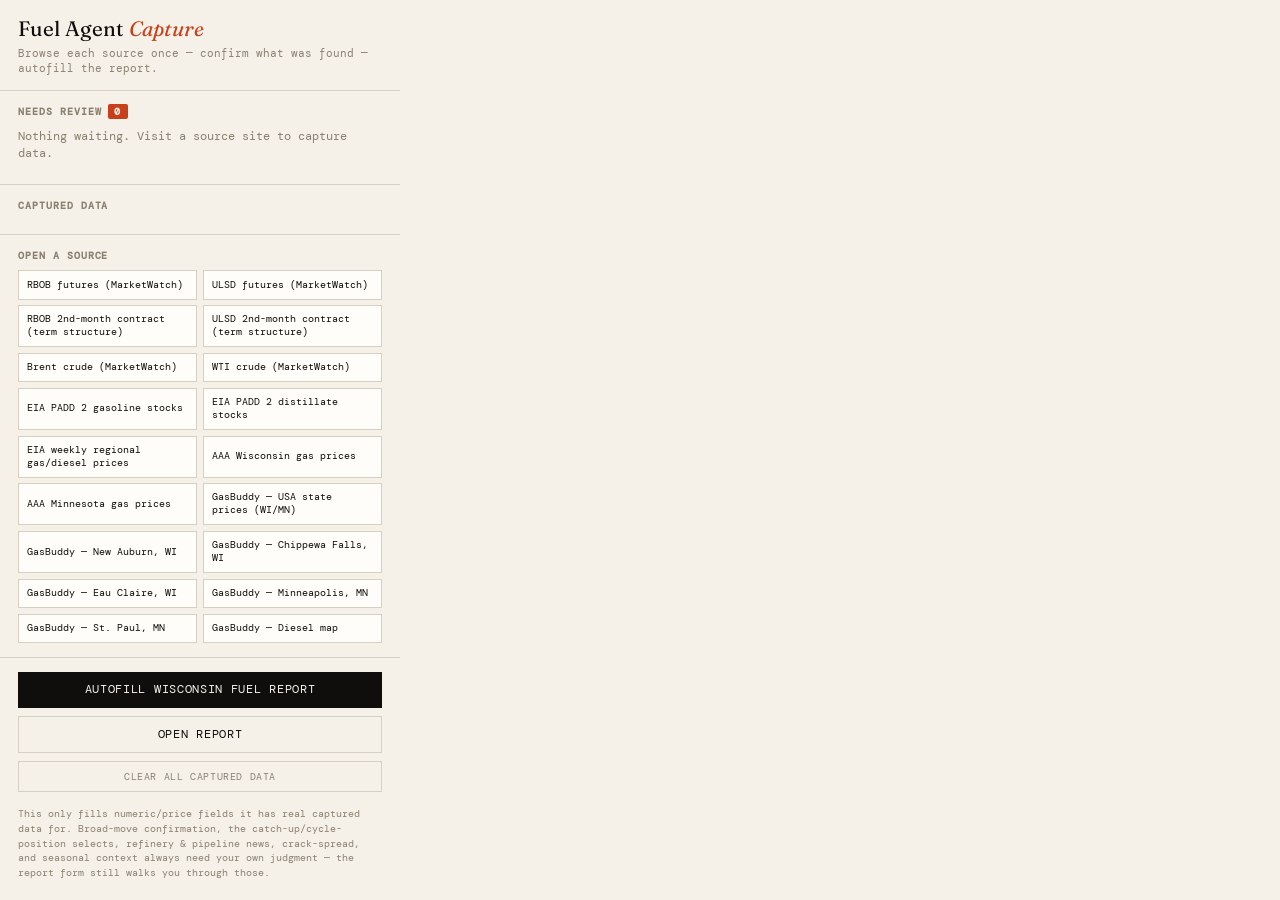
<file: fuel/extension/popup.html>
<!DOCTYPE html>
<html lang="en">
<head>
<meta charset="UTF-8" />
<title>Fuel Agent Capture</title>
<link rel="preconnect" href="https://fonts.googleapis.com" />
<link rel="preconnect" href="https://fonts.gstatic.com" crossorigin />
<link href="https://fonts.googleapis.com/css2?family=DM+Mono:ital,wght@0,300;0,400;0,500;1,300&family=Fraunces:ital,opsz,wght@0,9..144,300;0,9..144,400;0,9..144,600&display=swap" rel="stylesheet" />
<link rel="stylesheet" href="popup.css" />
</head>
<body>
  <header>
    <h1>Fuel Agent <em>Capture</em></h1>
    <div class="sub">Browse each source once &mdash; confirm what was found &mdash; autofill the report.</div>
  </header>

  <section id="pendingSection">
    <h2>Needs review <span class="count" id="pendingCount">0</span></h2>
    <div id="pendingList" class="list"><p class="empty">Nothing waiting. Visit a source site to capture data.</p></div>
    <div id="failuresList" class="failures"></div>
  </section>

  <section id="capturedSection">
    <h2>Captured data</h2>
    <div id="capturedList" class="list"></div>
  </section>

  <section id="linksSection">
    <h2>Open a source</h2>
    <div id="quickLinks" class="linkgrid"></div>
  </section>

  <div class="actions">
    <button class="btn primary" id="autofillBtn">Autofill Wisconsin Fuel Report</button>
    <button class="btn secondary" id="openAppBtn">Open report</button>
    <button class="btn danger" id="clearBtn">Clear all captured data</button>
  </div>

  <p class="footnote">This only fills numeric/price fields it has real captured data for. Broad-move confirmation, the catch-up/cycle-position selects, refinery &amp; pipeline news, crack-spread, and seasonal context always need your own judgment &mdash; the report form still walks you through those.</p>

  <div id="toast" class="toast"></div>

  <script src="shared.js"></script>
  <script src="popup.js"></script>
</body>
</html>
</file>
<file: fuel/extension/popup.css>
:root{
  --ink:#0f0e0c; --paper:#f5f0e8; --accent:#c8401a; --good:#3d7a3d; --bad:#c8401a;
  --muted:#8a8070; --rule:#d6cfc2; --card:#fffdf9; --mono:'DM Mono',monospace; --serif:'Fraunces',Georgia,serif;
}
*,*::before,*::after{box-sizing:border-box;margin:0;padding:0;}
body{
  width:400px; max-height:600px; overflow-y:auto;
  background:var(--paper); color:var(--ink); font-family:var(--mono);
  -webkit-font-smoothing:antialiased;
}
header{padding:1rem 1.1rem 0.85rem; border-bottom:1px solid var(--rule);}
header h1{font-family:var(--serif); font-weight:400; font-size:1.3rem;}
header h1 em{font-style:italic; color:var(--accent);}
header .sub{font-size:0.68rem; color:var(--muted); margin-top:0.3rem; line-height:1.4;}

section{padding:0.85rem 1.1rem; border-bottom:1px solid var(--rule);}
section h2{font-size:0.62rem; letter-spacing:0.1em; text-transform:uppercase; color:var(--muted); margin-bottom:0.55rem; display:flex; align-items:center; gap:0.4rem;}
.count{background:var(--accent); color:var(--paper); font-size:0.62rem; padding:0.05rem 0.4rem; border-radius:2px;}

.empty{font-size:0.72rem; color:var(--muted); line-height:1.5;}

.list{display:flex; flex-direction:column; gap:0.5rem;}

.pending-item{background:var(--card); border:1px solid var(--rule); padding:0.55rem 0.65rem;}
.pending-item.suspect{border-color:var(--accent);}
.pending-item .top{display:flex; justify-content:space-between; align-items:baseline; gap:0.5rem;}
.pending-item .field-label{font-size:0.74rem; font-weight:500;}
.pending-item .src{font-size:0.6rem; color:var(--muted); margin-top:0.15rem; word-break:break-all;}
.pending-item .raw{font-size:0.62rem; color:var(--muted); margin-top:0.2rem; font-style:italic;}
.pending-item .warn{font-size:0.62rem; color:var(--accent); margin-top:0.2rem;}
.pending-item .row2{display:flex; gap:0.4rem; margin-top:0.5rem; align-items:center;}
.pending-item input[type=number]{width:80px; padding:0.3rem; font-family:var(--mono); font-size:0.75rem; border:1px solid var(--rule); background:var(--paper);}

.mini{font-family:var(--mono); font-size:0.62rem; letter-spacing:0.05em; text-transform:uppercase; border:1px solid var(--rule); background:none; padding:0.3rem 0.55rem; cursor:pointer;}
.mini:hover{border-color:var(--ink);}
.mini.accept{border-color:var(--good); color:var(--good);}
.mini.accept:hover{background:var(--good); color:var(--paper);}
.mini.reject{border-color:var(--bad); color:var(--bad);}
.mini.reject:hover{background:var(--bad); color:var(--paper);}

.failures{margin-top:0.5rem;}
.failures .fail-item{font-size:0.6rem; color:var(--muted); padding:0.2rem 0; border-top:1px dashed var(--rule);}

table.captable{width:100%; border-collapse:collapse; font-size:0.66rem;}
table.captable th, table.captable td{text-align:left; padding:0.3rem 0.3rem; border-bottom:1px solid var(--rule); vertical-align:top;}
table.captable th{color:var(--muted); text-transform:uppercase; letter-spacing:0.04em; font-size:0.56rem;}
table.captable td.num{text-align:right; white-space:nowrap;}
.age-stale{color:var(--accent);}
.delta-pos{color:var(--bad);} .delta-neg{color:var(--good);}

.linkgrid{display:grid; grid-template-columns:1fr 1fr; gap:0.35rem;}
.linkgrid button{
  text-align:left; background:var(--card); border:1px solid var(--rule); color:var(--ink);
  font-family:var(--mono); font-size:0.62rem; padding:0.45rem 0.5rem; cursor:pointer; line-height:1.3;
}
.linkgrid button:hover{border-color:var(--accent); color:var(--accent);}

.actions{padding:0.9rem 1.1rem; display:flex; flex-direction:column; gap:0.5rem;}
.btn{font-family:var(--mono); font-size:0.72rem; letter-spacing:0.06em; text-transform:uppercase; padding:0.65rem; border:none; cursor:pointer;}
.btn.primary{background:var(--ink); color:var(--paper);}
.btn.primary:hover{background:var(--accent);}
.btn.secondary{background:transparent; border:1px solid var(--rule); color:var(--ink);}
.btn.secondary:hover{border-color:var(--ink);}
.btn.danger{background:transparent; border:1px solid var(--rule); color:var(--muted); font-size:0.64rem; padding:0.5rem;}
.btn.danger:hover{border-color:var(--bad); color:var(--bad);}

.footnote{padding:0 1.1rem 1rem; font-size:0.62rem; color:var(--muted); line-height:1.5;}

.toast{
  display:none; position:fixed; left:1rem; right:1rem; bottom:1rem;
  background:var(--ink); color:var(--paper); padding:0.6rem 0.8rem; font-size:0.68rem;
  border-left:3px solid var(--accent); line-height:1.4;
}
</file>
